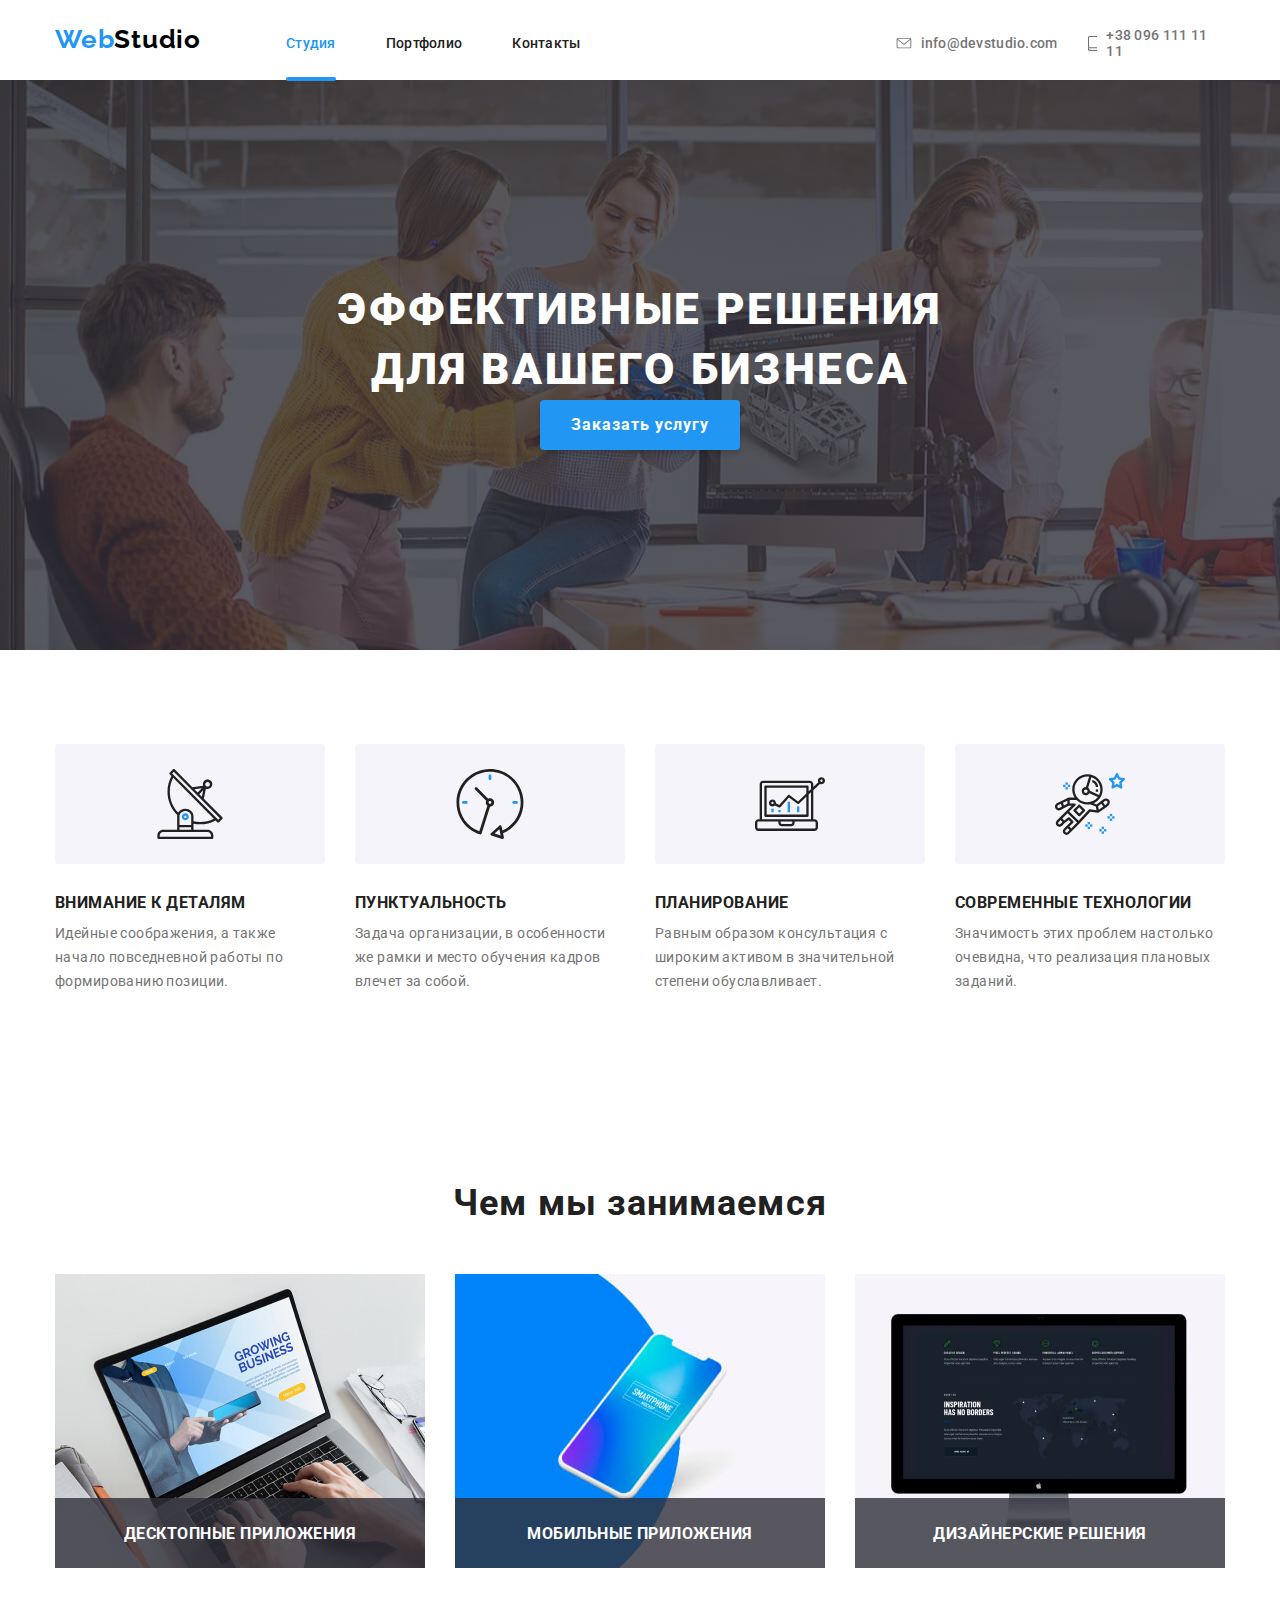
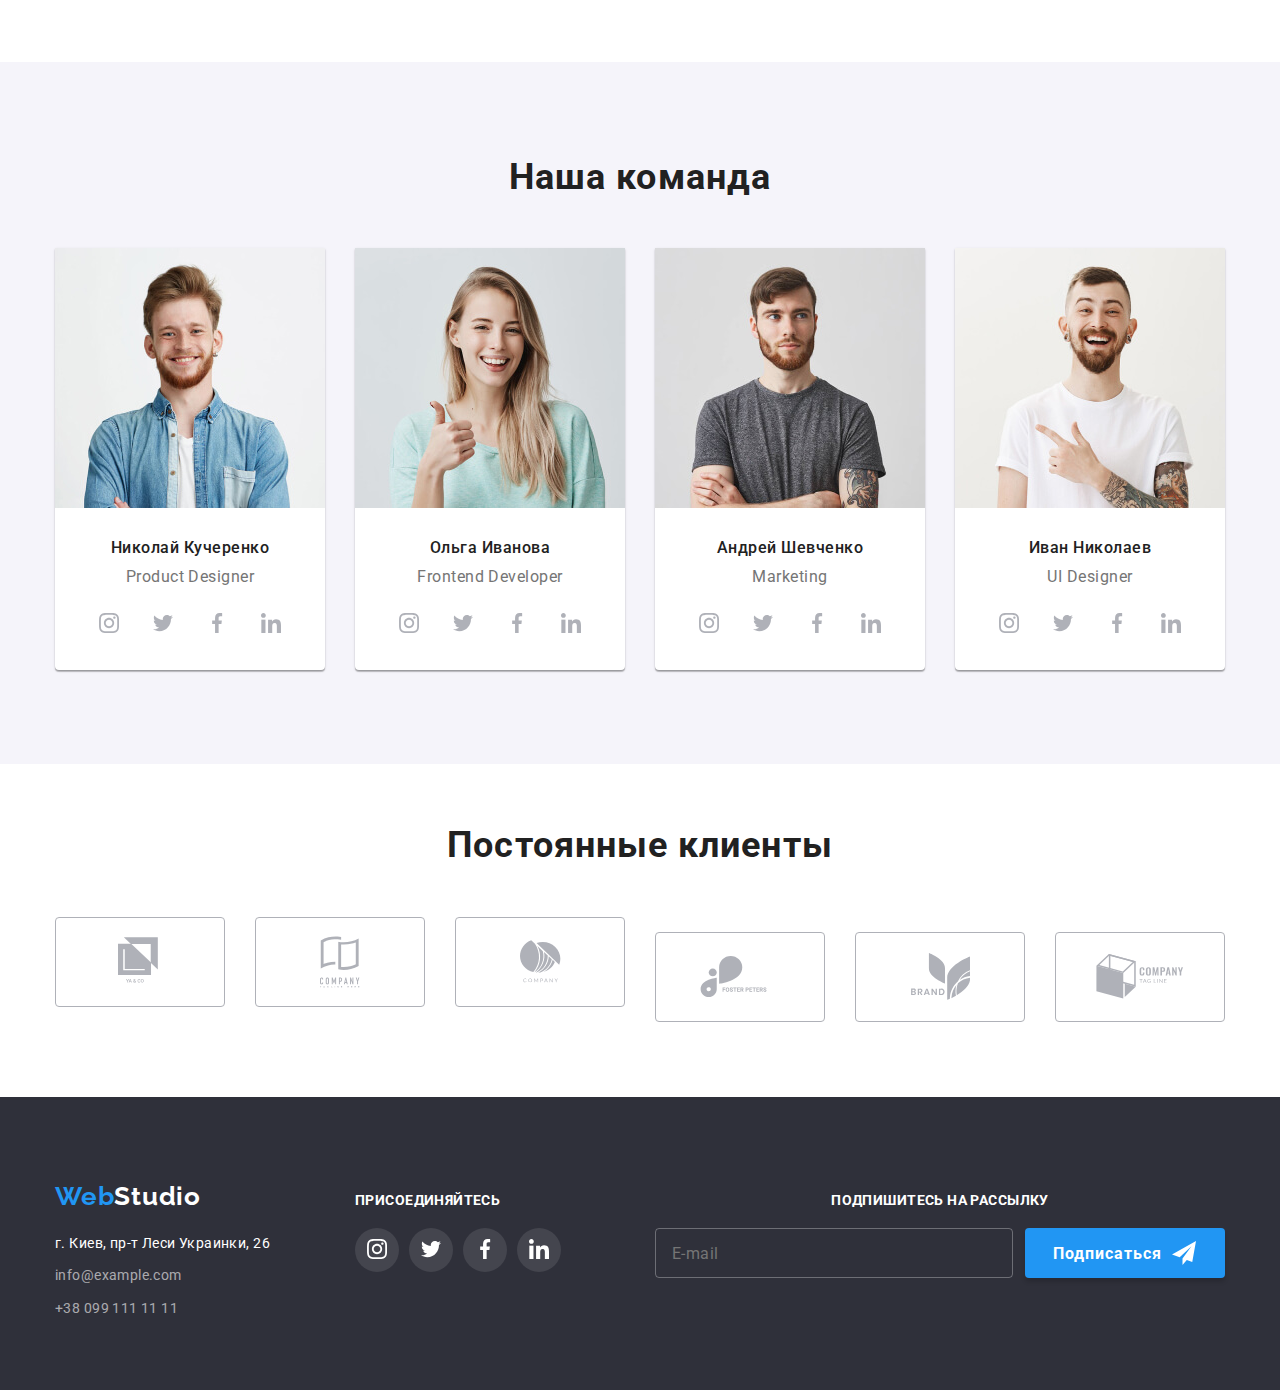
<file: index.html>
<!DOCTYPE html>
<html lang="ru">
<head>
    <meta charset="UTF-8">
    <meta name="viewport" content="width=device-width, initial-scale=1.0">
    <link href="https://fonts.googleapis.com/css2?family=Raleway:wght@700&family=Roboto:wght@400;500;700;900&display=swap" rel="stylesheet">

    <link rel="stylesheet"
    href="https://cdnjs.cloudflare.com/ajax/libs/animate.css/4.0.0/animate.min.css"/>
    
    <link rel="stylesheet" href="./css/main.min.css">
    <title>Студия</title>
</head>
<body>
    
<header class="header container">
    <!--Шапка-->
<a class="logo link" href="./index.html" lang="en"><span class="accent-logo-text">Web</span> Studio</a>

<button type="button" class="mobile-menu-button" aria-expanded="false" aria-controls="navigation-menu-wrapper" data-menu-button>
<svg class="mobile-menu-icons" width="40" height="40">
    <use class="icon-burger" href="./images/svg/sprite1.svg#icon-mobile-menu"></use>
    <use class="icon-close" href="./images/svg/sprite1.svg#icon-mobile-menu-close"></use>
</svg>
</button>

<div class="navigation-menu-wrapper" data-menu>
<nav class="navigation">
    <ul class="navigation-list list">
    <li class="navigation-list-item"><a class="navigation-list-link active link" href="./index.html">Студия</a></li>
    <li class="navigation-list-item"><a class="navigation-list-link link" href="./portfolio.html">Портфолио</a></li>
    <li class="navigation-list-item"><a class="navigation-list-link link" href="">Контакты</a></li>
    </ul>
</nav>

<ul class="contacts-list list">
    <li class="contacts-list-item">
    <a class="contacts-mail-link link" href="mailto:info@devstudio.com">
    <address class="address">
    <svg class="contact-mail-icon-svg" width="16" height="11">
    <use href="./images/svg/sprite.svg#icon-envelope"></use>
    </svg>
    info@devstudio.com</address></a>
    </li>

    <li class="contacts-list-item">
    <a class="contacts-phone-link link" href="tel:+380961111111">
    <address class="address">
    <svg class="contact-phone-icon-svg" width="10" height="15">
    <use href="./images/svg/sprite.svg#icon-smartphone"></use>
    </svg>
    +38 096 111 11 11</address></a>
    </li>
</ul>
</div>

</header>

<main>
<!-- Герой-->
<section class="hero overlay">
    <h1 class="hero-title animate__animated animate__pulse">Эффективные решения <br>для вашего бизнеса</h1>
    <button data-modal-open class="modal-button" aria-label="Заказать услугу"><span class="button-text">Заказать услугу</span></button>
</div>
</section>

<!-- О нас - скрытый заголовок-->
<section class="about-us container">
    <h2 class="subtitle is-hidden">О нас</h2>
    <ul class="about-us-list list">
    <li class="about-us-list-item">
    <div class="about-us-list-item-icon">
    <svg class="about-us-list-item-icon-svg" width="70" height="70" >
    <use href="./images/svg/sprite.svg#icon-antenna" ></use></svg>
    </div>
    <h3 class="about-us-list-item-title">Внимание к деталям</h3>
    <p class="description">Идейные соображения, а также начало повседневной работы по формированию позиции.</p>
        </li>

        <li class="about-us-list-item">
    <div class="about-us-list-item-icon">
    <svg class="about-us-list-item-icon-svg" width="70" height="70" >
    <use href="./images/svg/sprite.svg#icon-clock" ></use></svg>
    </div>

    <h3 class="about-us-list-item-title">Пунктуальность</h3>
    <p class="description">Задача организации, в особенности же рамки и место обучения кадров влечет за собой.</p>
        </li>
        
        <li class="about-us-list-item">
    <div class="about-us-list-item-icon">
    <svg class="about-us-list-item-icon-svg" width="70" height="70" >
    <use href="./images/svg/sprite.svg#icon-diagram" ></use></svg>    
    </div>
    <h3 class="about-us-list-item-title">Планирование</h3>
    <p class="description">Равным образом консультация с широким активом в значительной степени обуславливает.</p>
        </li>

        <li class="about-us-list-item">
    <div class="about-us-list-item-icon">
    <svg class="about-us-list-item-icon-svg" width="70" height="70" >
    <use href="./images/svg/sprite.svg#icon-astronaut" ></use></svg>    
    </div>
    <h3 class="about-us-list-item-title">Современные технологии</h3>
    <p class="description">Значимость этих проблем настолько очевидна, что реализация плановых заданий.</p>
        </li>
    </ul>

</section>

<!--Чем мы занимаемся-->
<section class="services">
    <h2 class="subtitle">Чем мы занимаемся</h2>
    <ul class="services-list list container">

    <li class="services-list-item">
<img class="services-list-item-img" 
srcset="./images/jpg/main/desktop_img.jpg 1x, 
./images/jpg/main/desktop_img@2x.jpg 2x" 
src="./images/jpg/main/desktop_img.jpg" 
alt="Работа на ноутбуке" 
width="370" >
<div class="services-list-item-title-wrap">
<h3 class="services-list-item-title">Десктопные приложения</h3>
</div>
    </li>

    <li class="services-list-item">
<img class="services-list-item-img" 
srcset="./images/jpg/main/desktop_box.jpg 1x, 
./images/jpg/main/desktop_box@2x.jpg 2x" 
src="./images/jpg/main/desktop_box.jpg" 
alt="Мобильный телефон" 
width="370" >
<div class="services-list-item-title-wrap">
<h3 class="services-list-item-title">Мобильные приложения</h3>
</div>
    </li>

    <li class="services-list-item">
<img class="services-list-item-img" 
srcset="./images/jpg/main/desktop_box3.jpg 1x, 
./images/jpg/main/desktop_box3@2x.jpg 2x" 
src="./images/jpg/main/desktop_box3.jpg" 
alt="Большой монитор" 
width="370" >
<div class="services-list-item-title-wrap">
<h3 class="services-list-item-title">Дизайнерские решения</h3>
</div>
    </li>

    </ul>
</section>

<!--Наша команда-->
<section class="our-team">
    <h2 class="subtitle">Наша команда</h2>
    <ul class="our-team-list list container">
<li class="our-team-list-item">

<picture>
<source srcset="./images/jpg/main/mobile_team-card-1.jpg 1x, ./images/jpg/main/mobile_team-card-1@2x.jpg 2x" type="image/jpeg" media="(max-width:767px)" >
<source srcset="./images/jpg/main/desktop_team-card-1.jpg 1x, ./images/jpg/main/desktop_team-card-1@2x.jpg 2x" type="image/jpeg" media="(min-width:1200px)" >
<source srcset="./images/jpg/main/tablet_team-card-1.jpg 1x, ./images/jpg/main/tablet_team-card-1@2x.jpg 2x" type="image/jpeg" media="(min-width:768x)" >

<img class="our-team-list-item-img" srcset="
./images/jpg/main/mobile_team-card-1.jpg 1x,
./images/jpg/main/mobile_team-card-1.jpg 2x,
./images/jpg/main/desktop_team-card-1.jpg 1x,
./images/jpg/main/desktop_team-card-1@2x.jpg 2x,
./images/jpg/main/tablet_team-card-1.jpg 1x,
./images/jpg/main/tablet_team-card-1@2x.jpg 2x"
src="./images/jpg/main/mobile_team-card-1.jpg" alt="Аватар Николая Кучеренко">
</picture>
    
        <h3 class="our-team-member">Николай Кучеренко</h3>
        <p class="our-team-member-position" lang="en">Product Designer</p>
        <ul class="social-links list">
    <li class="social-links-item">
        <a class="social-links-item-link link" href="" aria-label="иконка инстаграма">
        <svg class="social-links-item-link-icon-svg">
        <use href ="./images/svg/sprite.svg#icon-instagram"></use>
        </svg>
        </a>
    </li>
    <li class="social-links-item">
    <a class="social-links-item-link link" href="" aria-label="иконка твиттера">
    <svg class="social-links-item-link-icon-svg">
    <use href ="./images/svg/sprite.svg#icon-twitter"></use>
    </svg>
        </a>
    </li>
    <li class="social-links-item">
        <a class="social-links-item-link link" href="" aria-label="иконка фейсбука">
        <svg class="social-links-item-link-icon-svg">
        <use href ="./images/svg/sprite.svg#icon-facebook"></use>
        </svg>
        </a>
    </li>
    <li class="social-links-item">
        <a class="social-links-item-link link" href="" aria-label="иконка ликедина">
        <svg class="social-links-item-link-icon-svg">
        <use href ="./images/svg/sprite.svg#icon-linkedin"></use>
        </svg>
        </a>
    </li>
        </ul>
    </li>

    <li class="our-team-list-item">

        <picture>
            <source srcset="./images/jpg/main/mobile_team-card-2.jpg 1x, ./images/jpg/main/mobile_team-card-2@2x.jpg 2x" type="image/jpeg" media="(max-width:767px)" >
            <source srcset="./images/jpg/main/desktop_team-card-2.jpg 1x, ./images/jpg/main/desktop_team-card-2@2x.jpg 2x" type="image/jpeg" media="(min-width:1200px)" >
            <source srcset="./images/jpg/main/tablet_team-card-2.jpg 1x, ./images/jpg/main/tablet_team-card-2@2x.jpg 2x" type="image/jpeg" media="(min-width:768x)" >
            
            <img class="our-team-list-item-img" srcset="
            ./images/jpg/main/mobile_team-card-2.jpg 1x,
            ./images/jpg/main/mobile_team-card-2.jpg 2x,
            ./images/jpg/main/desktop_team-card-2.jpg 1x,
            ./images/jpg/main/desktop_team-card-2@2x.jpg 2x,
            ./images/jpg/main/tablet_team-card-2.jpg 1x,
            ./images/jpg/main/tablet_team-card-2@2x.jpg 2x"
            src="./images/jpg/main/mobile_team-card-2.jpg" alt="Аватар Ольги Ивановой">
            </picture>

        <h3 class="our-team-member">Ольга Иванова</h3>
        <p class="our-team-member-position" lang="en">Frontend Developer</p>
        <ul class="social-links list">
            <li class="social-links-item">
                <a class="social-links-item-link link" href="" aria-label="иконка инстаграма">
                <svg class="social-links-item-link-icon-svg">
                <use href ="./images/svg/sprite.svg#icon-instagram"></use>
                </svg>
                </a>
            </li>
            <li class="social-links-item">
            <a class="social-links-item-link link" href="" aria-label="иконка твиттера">
            <svg class="social-links-item-link-icon-svg">
            <use href ="./images/svg/sprite.svg#icon-twitter"></use>
            </svg>
                </a>
            </li>
            <li class="social-links-item">
                <a class="social-links-item-link link" href="" aria-label="иконка фейсбука">
                <svg class="social-links-item-link-icon-svg">
                <use href ="./images/svg/sprite.svg#icon-facebook"></use>
                </svg>
                </a>
            </li>
            <li class="social-links-item">
                <a class="social-links-item-link link" href="" aria-label="иконка ликедина">
                <svg class="social-links-item-link-icon-svg">
                <use href ="./images/svg/sprite.svg#icon-linkedin"></use>
                </svg>
                </a>
            </li>
                </ul>
</li>

    <li class="our-team-list-item">

<picture>
        <source srcset="./images/jpg/main/mobile_team-card-3.jpg 1x, ./images/jpg/main/mobile_team-card-3@2x.jpg 2x" type="image/jpeg" media="(max-width:767px)" >
        <source srcset="./images/jpg/main/desktop_team-card-3.jpg 1x, ./images/jpg/main/desktop_team-card-3@2x.jpg 2x" type="image/jpeg" media="(min-width:1200px)" >
        <source srcset="./images/jpg/main/tablet_team-card-3.jpg 1x, ./images/jpg/main/tablet_team-card-3@2x.jpg 2x" type="image/jpeg" media="(min-width:768x)" >
            
        <img class="our-team-list-item-img" srcset="
        ./images/jpg/main/mobile_team-card-3.jpg 1x,
        ./images/jpg/main/mobile_team-card-3.jpg 2x,
        ./images/jpg/main/desktop_team-card-3.jpg 1x,
        ./images/jpg/main/desktop_team-card-3@2x.jpg 2x,
        ./images/jpg/main/tablet_team-card-3.jpg 1x,
        ./images/jpg/main/tablet_team-card-3@2x.jpg 2x"
        src="./images/jpg/main/mobile_team-card-3.jpg" alt="Аватар Андрея Шевченко">
    </picture>
        
        <h3 class="our-team-member">Андрей Шевченко</h3>
        <p class="our-team-member-position" lang="en">Marketing</p>
        <ul class="social-links list">
            <li class="social-links-item">
                <a class="social-links-item-link link" href="" aria-label="иконка инстаграма">
                <svg class="social-links-item-link-icon-svg">
                <use href ="./images/svg/sprite.svg#icon-instagram"></use>
                </svg>
                </a>
            </li>
            <li class="social-links-item">
            <a class="social-links-item-link link" href="" aria-label="иконка твиттера">
            <svg class="social-links-item-link-icon-svg">
            <use href ="./images/svg/sprite.svg#icon-twitter"></use>
            </svg>
                </a>
            </li>
            <li class="social-links-item">
                <a class="social-links-item-link link" href="" aria-label="иконка фейсбука">
                <svg class="social-links-item-link-icon-svg">
                <use href ="./images/svg/sprite.svg#icon-facebook"></use>
                </svg>
                </a>
            </li>
            <li class="social-links-item">
                <a class="social-links-item-link link" href="" aria-label="иконка ликедина">
                <svg class="social-links-item-link-icon-svg">
                <use href ="./images/svg/sprite.svg#icon-linkedin"></use>
                </svg>
                </a>
            </li>
                </ul>
    </li>

    <li class="our-team-list-item">

        <picture>
            <source srcset="./images/jpg/main/mobile_team-card-4.jpg 1x, ./images/jpg/main/mobile_team-card-4@2x.jpg 2x" type="image/jpeg" media="(max-width:767px)" >
            <source srcset="./images/jpg/main/desktop_team-card-4.jpg 1x, ./images/jpg/main/desktop_team-card-4@2x.jpg 2x" type="image/jpeg" media="(min-width:1200px)" >
            <source srcset="./images/jpg/main/tablet_team-card-4.jpg 1x, ./images/jpg/main/tablet_team-card-4@2x.jpg 2x" type="image/jpeg" media="(min-width:768x)" >
                
            <img class="our-team-list-item-img" srcset="
            ./images/jpg/main/mobile_team-card-4.jpg 1x,
            ./images/jpg/main/mobile_team-card-4.jpg 2x,
            ./images/jpg/main/desktop_team-card-4.jpg 1x,
            ./images/jpg/main/desktop_team-card-4@2x.jpg 2x,
            ./images/jpg/main/tablet_team-card-4.jpg 1x,
            ./images/jpg/main/tablet_team-card-4@2x.jpg 2x"
            src="./images/jpg/main/mobile_team-card-4.jpg" alt="Аватар Ивана Николаева">
        </picture>

        <h3 class="our-team-member">Иван Николаев</h3>
        <p class="our-team-member-position" lang="en">UI Designer</p>
        <ul class="social-links list">
            <li class="social-links-item">
                <a class="social-links-item-link link" href="" aria-label="иконка инстаграма">
                <svg class="social-links-item-link-icon-svg">
                <use href ="./images/svg/sprite.svg#icon-instagram"></use>
                </svg>
                </a>
            </li>
            <li class="social-links-item">
            <a class="social-links-item-link link" href="" aria-label="иконка твиттера">
            <svg class="social-links-item-link-icon-svg">
            <use href ="./images/svg/sprite.svg#icon-twitter"></use>
            </svg>
                </a>
            </li>
            <li class="social-links-item">
                <a class="social-links-item-link link" href="" aria-label="иконка фейсбука">
                <svg class="social-links-item-link-icon-svg">
                <use href ="./images/svg/sprite.svg#icon-facebook"></use>
                </svg>
                </a>
            </li>
            <li class="social-links-item">
                <a class="social-links-item-link link" href="" aria-label="иконка ликедина">
                <svg class="social-links-item-link-icon-svg">
                <use href ="./images/svg/sprite.svg#icon-linkedin"></use>
                </svg>
                </a>
            </li>
                </ul>
    </li>
    </ul>
</section>

 <!--Постоянные клиенты-->
<section class="constant-clients">
    <h2 class="subtitle">Постоянные клиенты</h2>
    <ul class="constant-clients-list list container">
<li class="constant-clients-list-item">
    <a class="constant-clients-list-item-icon link" href="" aria-label="Логотип компании клиента 1">
    <svg class="constant-clients-list-item-icon-svg" width="44" height="49">
    <use href="./images/svg/sprite.svg#icon-client-logo1"></use>
    </svg>
    </a>
</li>

<li class="constant-clients-list-item">
    <a class="constant-clients-list-item-icon link" href="" aria-label="Логотип компании клиента 2">
    <svg class="constant-clients-list-item-icon-svg" width="40" height="52">
    <use href="./images/svg/sprite.svg#icon-client-logo2"></use>
    </svg>
    </a>
</li>

<li class="constant-clients-list-item">
    <a class="constant-clients-list-item-icon link" href="" aria-label="Логотип компании клиента 3">
    <svg class="constant-clients-list-item-icon-svg" width="41" height="43">
    <use href="./images/svg/sprite.svg#icon-client-logo3"></use>
    </svg>
    </a>
</li>

<li class="constant-clients-list-item">
    <a class="constant-clients-list-item-icon link" href="" aria-label="Логотип компании клиента 4">
    <svg class="constant-clients-list-item-icon-svg" width="80" height="42">
    <use href="./images/svg/sprite.svg#icon-client-logo4"></use>
    </svg>
    </a>
</li>

<li class="constant-clients-list-item">
    <a class="constant-clients-list-item-icon link" href="" aria-label="Логотип компании клиента 5">
    <svg class="constant-clients-list-item-icon-svg" width="59" height="47">
    <use href="./images/svg/sprite.svg#icon-client-logo5"></use>
    </svg>
        </a>
</li>

<li class="constant-clients-list-item">
    <a class="constant-clients-list-item-icon link" href="" aria-label="Логотип компании клиента 6">
    <svg class="constant-clients-list-item-icon-svg" width="88" height="45">
    <use href="./images/svg/sprite.svg#icon-client-logo6"></use>
            </svg>
        </a>
</li>
    </ul>
</section>
</main>

<!-- Футер -->
<footer class="footer">
<div class="container">
<!-- Часть через див с лого и адресами -->
<div class="footer-info">
<a class="logo link" href="./index.html" lang="en"><span class="accent-logo-text">Web</span> Studio</a>

<ul class="footer-contacts-list list">
<li class="footer-contacts-list-item"><address class="text-address">г. Киев, пр-т Леси Украинки, 26</address></li>
<li class="footer-contacts-list-item">
    <a class="footer-contacts-list-mail-link link" href="mailto:info@example.com"><address class="address">info@example.com</address></a>
    </li>

<li class="footer-contacts-list-item"><a class="footer-contacts-list-phone-link link" href="tel:+380991111111"><address class="address">+38 099 111 11 11</address></a>
</li>
</ul>
</div>

<!--Часть с призывом и иконками соц сетей-->
<div class="footer-social-links">
<b class="social-list-item-title">присоединяйтесь</b>
<ul class="social-links-list list">
<li class="social-links-item">
<a class="social-links-item-link link" href="" aria-label="иконка инстаграма">
<svg class="social-links-item-link-icon-svg">
<use href ="./images/svg/sprite.svg#icon-instagram"></use>
</svg>    
</a>
</li>

<li class="social-links-item">
<a class="social-links-item-link link" href="" aria-label="иконка твиттера">
<svg class="social-links-item-link-icon-svg">
<use href ="./images/svg/sprite.svg#icon-twitter"></use>
</svg>
</a>
</li>

<li class="social-links-item">
<a class="social-links-item-link link" href="" aria-label="иконка фейсбука">
<svg class="social-links-item-link-icon-svg">
<use href ="./images/svg/sprite.svg#icon-facebook"></use>
</svg>    
</a>
</li>

<li class="social-links-item">
<a class="social-links-item-link link" href="" aria-label="иконка ликедина">
<svg class="social-links-item-link-icon-svg">
<use href ="./images/svg/sprite.svg#icon-linkedin"></use>
</svg>
</a>
</li>

</ul>
</div>

<!--Форма подписки-->
<div class="footer-subscribe-form">
<b class="subscribe-title">Подпишитесь на рассылку</b>
<form class="subscribe-form">
<input class="footer-subscribe-form-input" type="e-mail" name="e-mail" placeholder="E-mail" autocomplete="off"/>
<button class="footer-subscribe-form-button" type="submit">
<span class="footer-subscribe-form-button-text">Подписаться</span>
<div class="footer-subscribe-form-icon">
<svg class="footer-subscribe-form-icon-svg">
<use href ="./images/svg/sprite.svg#icon-send"></use></svg>
</div>
</button>
</form>
</div>
</div>
</footer>



<!-- Бекдроп -->
<div data-modal class="backdrop is-hidden">
<form action="#" class="modal-form">
<h2 class="modal-form-title">Оставьте свои данные, мы вам перезвоним</h2>

<div class="modal-form-input-wrapper">
    <input type="text" name="user-name" id="user-modal-name"   class="modal-form-input" placeholder=" " autocomplete="off">
    <label class="modal-form-label" for="user-modal-name">Имя</label>
    <svg class="form-name-icon-svg">
    <use href ="./images/svg/sprite.svg#icon-person"></use>
    </svg>    
</div>

<div class="modal-form-input-wrapper">
    <input type="tel" name="user-tel" id="user-modal-tel" class="modal-form-input" placeholder=" " autocomplete="off">
    <label class="modal-form-label" for="user-modal-tel">Телефон</label>
    <svg class="form-tel-icon-svg">
    <use href ="./images/svg/sprite.svg#icon-form-phone"></use>
    </svg>    
</div>

<div class="modal-form-input-wrapper">
    <input type="e-mail" name="user-mail" id="user-modal-mail" class="modal-form-input" placeholder=" " autocomplete="off">
    <label class="modal-form-label" for="user-modal-mail">Почта</label>
    <svg class="form-mail-icon-svg">
    <use href ="./images/svg/sprite.svg#icon-form-email"></use>
    </svg>    
</div>

<textarea name="user-message" class="modal-form-message" placeholder="Комментарий"></textarea>



<label class="modal-form-options-label">
    <input type="checkbox" name="policy" value="accept-policy" class="modal-form-checkbox">
    <span class="checkbox-icon">
    <svg class="checkbox-icon-svg">
    <use href ="./images/svg/sprite.svg#icon-checkbox-empty"></use>
    </svg>
    </span>
    <span class="modal-form-options-span">Соглашаюсь с рассылкой и принимаю <a href="#" class="modal-form-options-span-link">Условия договора</a></span>
</label>

<button type="submit" class="modal-form-button">Отправить</button>

<button data-modal-close type="button" class="modal-form-close">
    <svg class="modal-form-close-icon-svg">
    <use href ="./images/svg/sprite.svg#icon-close"></use>
    </svg>    
</button>
</form>
</div>


<script src="./js/menu.js"></script>
<script src="./js/modal.js"></script>
    
</body>
</html>
</file>
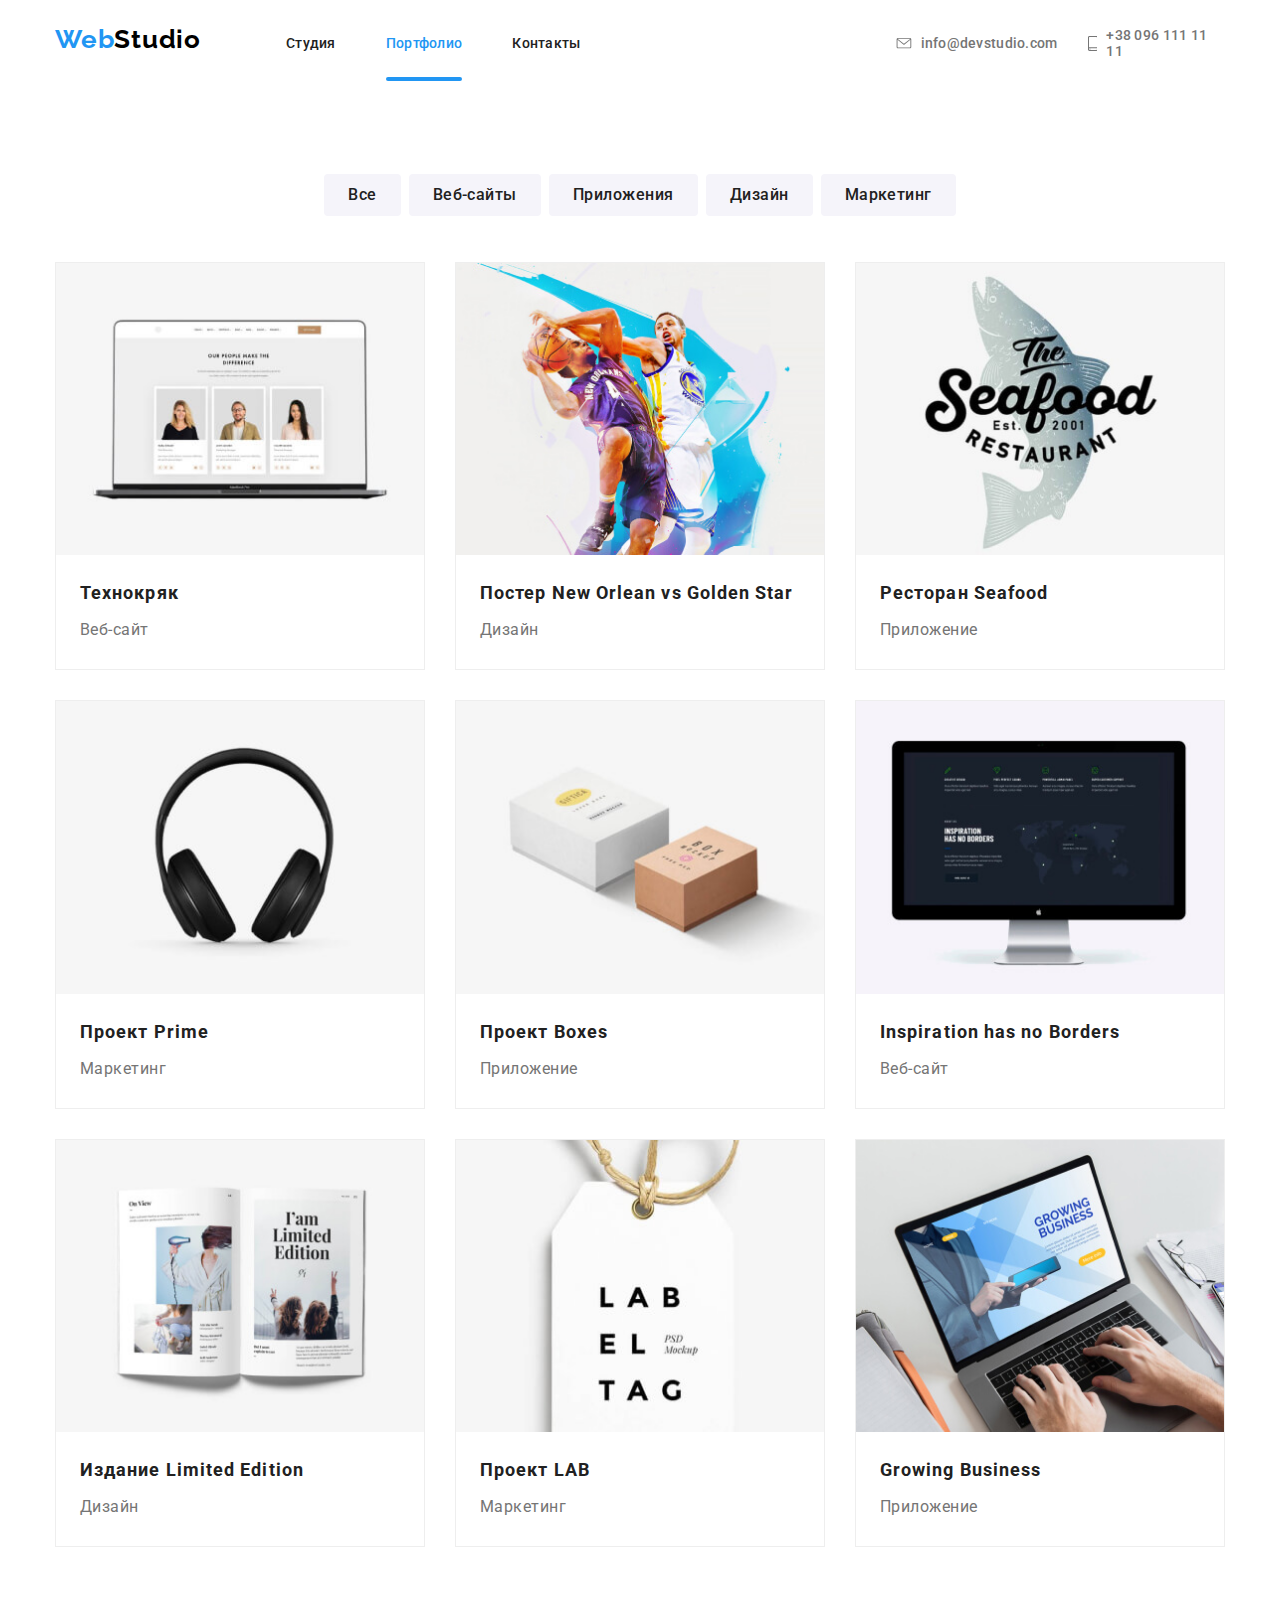
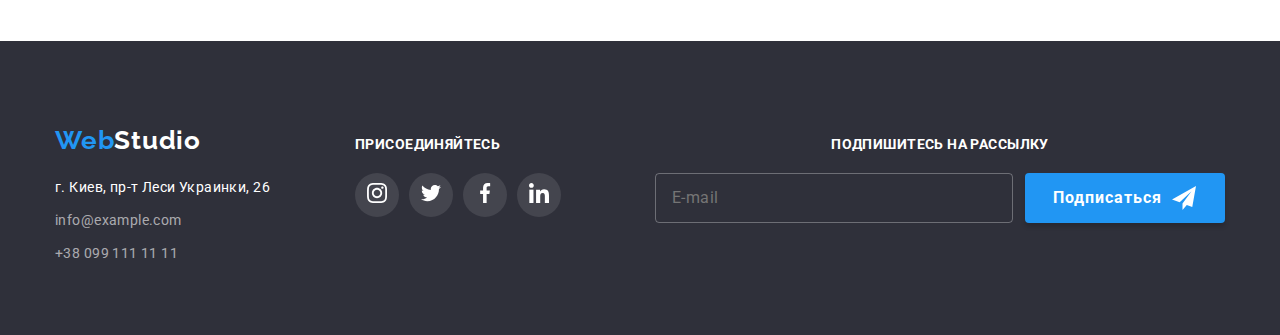
<file: portfolio.html>
<!DOCTYPE html>
<html lang="ru">
<head>
    <meta charset="UTF-8">
    <meta name="viewport" content="width=device-width, initial-scale=1.0">
    <link href="https://fonts.googleapis.com/css2?family=Raleway:wght@700&family=Roboto:wght@400;500;700;900&display=swap" rel="stylesheet">
    <link rel="stylesheet" href="./css/portfolio.min.css">
    <title>Портфолио</title>
</head>
<body>
    
    <header class="header container">
        <!--Шапка-->
    <a class="logo link" href="./index.html" lang="en"><span class="accent-logo-text">Web</span> Studio</a>
    
    <button type="button" class="mobile-menu-button" aria-expanded="false" aria-controls="navigation-menu-wrapper" data-menu-button>
    <svg class="mobile=menu-icons" width="40" height="40">
        <use class="icon-burger" href="./images/svg/sprite1.svg#icon-mobile-menu"></use>
        <use class="icon-close" href="./images/svg/sprite1.svg#icon-mobile-menu-close"></use></svg>
    </button>
    
    <div class="navigation-menu-wrapper" data-menu>
    <nav class="navigation">
        <ul class="navigation-list list">
        <li class="navigation-list-item"><a class="navigation-list-link link" href="./index.html">Студия</a></li>
        <li class="navigation-list-item"><a class="navigation-list-link active link" href="./portfolio.html">Портфолио</a></li>
        <li class="navigation-list-item"><a class="navigation-list-link link" href="">Контакты</a></li>
        </ul>
    </nav>
    
    <ul class="contacts-list list">
        <li class="contacts-list-item">
        <a class="contacts-mail-link link" href="mailto:info@devstudio.com">
        <address class="address">
        <svg class="contact-mail-icon-svg" width="16" height="11">
        <use href="./images/svg/sprite.svg#icon-envelope"></use>
        </svg>
        info@devstudio.com</address></a>
        </li>
    
        <li class="contacts-list-item">
        <a class="contacts-phone-link link" href="tel:+380961111111">
        <address class="address">
        <svg class="contact-phone-icon-svg" width="10" height="15">
        <use href="./images/svg/sprite.svg#icon-smartphone"></use>
        </svg>
        +38 096 111 11 11</address></a>
        </li>
    </ul>
    </div>
    
    </header>
    
<main>

<section class="portfolio container">
<div class="portfolio-projects">
<h1 class="portfolio-title" hidden>Наши проекты</h1>

<ul class="portfolio-filter-list list">
<li class="portfolio-filter-list-item"><button type="button" class="portfolio-filter-list-button">Все</button></li>
<li class="portfolio-filter-list-item"><button type="button" class="portfolio-filter-list-button">Веб-сайты</button></li>
<li class="portfolio-filter-list-item"><button type="button" class="portfolio-filter-list-button">Приложения</button></li>
<li class="portfolio-filter-list-item"><button type="button" class="portfolio-filter-list-button">Дизайн</button></li>
<li class="portfolio-filter-list-item"><button type="button" class="portfolio-filter-list-button">Маркетинг</button></li>
</ul>

<ul class="portfolio-projects-list list">
<li class="portfolio-projects-list-item">
    <a class="portfolio-projects-list-item-link link" href="">
    <div class="portfolio-projects-description-overlay">

<picture>
<source srcset="./images/jpg/portfolio/mobile_portfolio-project-1.jpg 1x, ./images/jpg/portfolio/mobile_portfolio-project-1@2x.jpg 2x" type="image/jpeg" media="(max-width:767px)" >
<source srcset="./images/jpg/portfolio/desktop_portfolio-project-1.jpg 1x, ./images/jpg/portfolio/desktop_portfolio-project-1@2x.jpg 2x" type="image/jpeg" media="(min-width:1200px)" >
<source srcset="./images/jpg/portfolio/tablet_portfolio-project-1.jpg 1x, ./images/jpg/portfolio/tablet_portfolio-project-1@2x.jpg 2x" type="image/jpeg" media="(min-width:768x)" >
                
<img class="our-team-list-item-img" srcset="
./images/jpg/portfolio/mobile_portfolio-project-1.jpg 1x,
./images/jpg/portfolio/mobile_portfolio-project-1@2x.jpg 2x,
./images/jpg/portfolio/desktop_portfolio-project-1.jpg 1x,
./images/jpg/portfolio/desktop_portfolio-project-1@2x.jpg 2x,
./images/jpg/portfolio/tablet_portfolio-project-1.jpg 1x,
./images/jpg/portfolio/tablet_portfolio-project-1@2x.jpg 2x"
src="./images/jpg/portfolio/mobile_portfolio-project-1.jpg" alt="Проект 1">
</picture>

    <p class="portfolio-projects-description">Технокряк это современная площадка распространения коронавируса. Компании используют эту платформу для цифрового шпионажа и атак на защищённые сервера конкурентов.</p>
    </div>
    <h2 class="portfolio-projects-list-item-title">Технокряк</h2>
    <p class="portfolio-projects-list-item-text">Веб-сайт</p>
    </a>
</li>

<li class="portfolio-projects-list-item">
    <a class="portfolio-projects-list-item-link link" href="">
        <div class="portfolio-projects-description-overlay">

<picture>
    <source srcset="./images/jpg/portfolio/mobile_portfolio-project-2.jpg 1x, ./images/jpg/portfolio/mobile_portfolio-project-2@2x.jpg 2x" type="image/jpeg" media="(max-width:767px)" >
    <source srcset="./images/jpg/portfolio/desktop_portfolio-project-2.jpg 1x, ./images/jpg/portfolio/desktop_portfolio-project-2@2x.jpg 2x" type="image/jpeg" media="(min-width:1200px)" >
    <source srcset="./images/jpg/portfolio/tablet_portfolio-project-2.jpg 1x, ./images/jpg/portfolio/tablet_portfolio-project-2@2x.jpg 2x" type="image/jpeg" media="(min-width:768x)" >
                                
    <img class="our-team-list-item-img" srcset="
                ./images/jpg/portfolio/mobile_portfolio-project-2.jpg 1x,
                ./images/jpg/portfolio/mobile_portfolio-project-2@2x.jpg 2x,
                ./images/jpg/portfolio/desktop_portfolio-project-2.jpg 1x,
                ./images/jpg/portfolio/desktop_portfolio-project-2@2x.jpg 2x,
                ./images/jpg/portfolio/tablet_portfolio-project-2.jpg 1x,
                ./images/jpg/portfolio/tablet_portfolio-project-2@2x.jpg 2x"
    src="./images/jpg/portfolio/mobile_portfolio-project-2.jpg" alt="Проект 2">
    </picture>
        
        <p class="portfolio-projects-description">Технокряк это современная площадка распространения коронавируса. Компании используют эту платформу для цифрового шпионажа и атак на защищённые сервера конкурентов.</p>
        </div>
        <h2 class="portfolio-projects-list-item-title" >Постер <span lang="en">New Orlean vs Golden Star</span></h2>
        <p class="portfolio-projects-list-item-text">Дизайн</p>
    </a>
</li>

<li class="portfolio-projects-list-item">
    <a class="portfolio-projects-list-item-link link" href="">
        <div class="portfolio-projects-description-overlay">

<picture>
    <source srcset="./images/jpg/portfolio/mobile_portfolio-project-3.jpg 1x, ./images/jpg/portfolio/mobile_portfolio-project-3@2x.jpg 2x" type="image/jpeg" media="(max-width:767px)" >
    <source srcset="./images/jpg/portfolio/desktop_portfolio-project-3.jpg 1x, ./images/jpg/portfolio/desktop_portfolio-project-3@2x.jpg 2x" type="image/jpeg" media="(min-width:1200px)" >
    <source srcset="./images/jpg/portfolio/tablet_portfolio-project-3.jpg 1x, ./images/jpg/portfolio/tablet_portfolio-project-3@2x.jpg 2x" type="image/jpeg" media="(min-width:768x)" >
                                
    <img class="our-team-list-item-img" srcset="
                ./images/jpg/portfolio/mobile_portfolio-project-3.jpg 1x,
                ./images/jpg/portfolio/mobile_portfolio-project-3@2x.jpg 2x,
                ./images/jpg/portfolio/desktop_portfolio-project-3.jpg 1x,
                ./images/jpg/portfolio/desktop_portfolio-project-3@2x.jpg 2x,
                ./images/jpg/portfolio/tablet_portfolio-project-3.jpg 1x,
                ./images/jpg/portfolio/tablet_portfolio-project-3@2x.jpg 2x"
    src="./images/jpg/portfolio/mobile_portfolio-project-3.jpg" alt="Проект 3">
</picture>

        <p class="portfolio-projects-description">Технокряк это современная площадка распространения коронавируса. Компании используют эту платформу для цифрового шпионажа и атак на защищённые сервера конкурентов.</p>
        </div>
        <h2 class="portfolio-projects-list-item-title" >Ресторан <span lang="en">Seafood</span></h2>
        <p class="portfolio-projects-list-item-text">Приложение</p>
    </a>
</li>

<li class="portfolio-projects-list-item">
    <a class="portfolio-projects-list-item-link link" href="">
        <div class="portfolio-projects-description-overlay">
<picture>
    <source srcset="./images/jpg/portfolio/mobile_portfolio-project-4.jpg 1x, ./images/jpg/portfolio/mobile_portfolio-project-4@2x.jpg 2x" type="image/jpeg" media="(max-width:767px)" >
    <source srcset="./images/jpg/portfolio/desktop_portfolio-project-4.jpg 1x, ./images/jpg/portfolio/desktop_portfolio-project-4@2x.jpg 2x" type="image/jpeg" media="(min-width:1200px)" >
    <source srcset="./images/jpg/portfolio/tablet_portfolio-project-4.jpg 1x, ./images/jpg/portfolio/tablet_portfolio-project-4@2x.jpg 2x" type="image/jpeg" media="(min-width:768x)" >
                                            
    <img class="our-team-list-item-img" srcset="
                            ./images/jpg/portfolio/mobile_portfolio-project-4.jpg 1x,
                            ./images/jpg/portfolio/mobile_portfolio-project-4@2x.jpg 2x,
                            ./images/jpg/portfolio/desktop_portfolio-project-4.jpg 1x,
                            ./images/jpg/portfolio/desktop_portfolio-project-4@2x.jpg 2x,
                            ./images/jpg/portfolio/tablet_portfolio-project-4.jpg 1x,
                            ./images/jpg/portfolio/tablet_portfolio-project-4@2x.jpg 2x"
    src="./images/jpg/portfolio/mobile_portfolio-project-4.jpg" alt="Проект 4">
</picture>
            
        <p class="portfolio-projects-description">Технокряк это современная площадка распространения коронавируса. Компании используют эту платформу для цифрового шпионажа и атак на защищённые сервера конкурентов.</p>
        </div>
        <h2 class="portfolio-projects-list-item-title" >Проект <span lang="en">Prime</span></h2>
        <p class="portfolio-projects-list-item-text">Маркетинг</p>
    </a>
</li>

<li class="portfolio-projects-list-item">
    <a class="portfolio-projects-list-item-link link" href="">
        <div class="portfolio-projects-description-overlay">

<picture>
    <source srcset="./images/jpg/portfolio/mobile_portfolio-project-5.jpg 1x, ./images/jpg/portfolio/mobile_portfolio-project-5@2x.jpg 2x" type="image/jpeg" media="(max-width:767px)" >
    <source srcset="./images/jpg/portfolio/desktop_portfolio-project-5.jpg 1x, ./images/jpg/portfolio/desktop_portfolio-project-5@2x.jpg 2x" type="image/jpeg" media="(min-width:1200px)" >
    <source srcset="./images/jpg/portfolio/tablet_portfolio-project-5.jpg 1x, ./images/jpg/portfolio/tablet_portfolio-project-5@2x.jpg 2x" type="image/jpeg" media="(min-width:768x)" >
                                                        
    <img class="our-team-list-item-img" srcset="
                                        ./images/jpg/portfolio/mobile_portfolio-project-5.jpg 1x,
                                        ./images/jpg/portfolio/mobile_portfolio-project-5@2x.jpg 2x,
                                        ./images/jpg/portfolio/desktop_portfolio-project-5.jpg 1x,
                                        ./images/jpg/portfolio/desktop_portfolio-project-5@2x.jpg 2x,
                                        ./images/jpg/portfolio/tablet_portfolio-project-5.jpg 1x,
                                        ./images/jpg/portfolio/tablet_portfolio-project-5@2x.jpg 2x"
    src="./images/jpg/portfolio/mobile_portfolio-project-5.jpg" alt="Проект 5">
</picture>

        <p class="portfolio-projects-description">Технокряк это современная площадка распространения коронавируса. Компании используют эту платформу для цифрового шпионажа и атак на защищённые сервера конкурентов.</p>
    </div>
        <h2 class="portfolio-projects-list-item-title" >Проект <span lang="en">Boxes</span></h2>
        <p class="portfolio-projects-list-item-text">Приложение</p>
    </a>
</li>

<li class="portfolio-projects-list-item">
    <a class="portfolio-projects-list-item-link link" href="">
        <div class="portfolio-projects-description-overlay">

<picture>
    <source srcset="./images/jpg/portfolio/mobile_portfolio-project-6.jpg 1x, ./images/jpg/portfolio/mobile_portfolio-project-6@2x.jpg 2x" type="image/jpeg" media="(max-width:767px)" >
    <source srcset="./images/jpg/portfolio/desktop_portfolio-project-6.jpg 1x, ./images/jpg/portfolio/desktop_portfolio-project-6@2x.jpg 2x" type="image/jpeg" media="(min-width:1200px)" >
    <source srcset="./images/jpg/portfolio/tablet_portfolio-project-6.jpg 1x, ./images/jpg/portfolio/tablet_portfolio-project-6@2x.jpg 2x" type="image/jpeg" media="(min-width:768x)" >
                                                                    
    <img class="our-team-list-item-img" srcset="
                                    ./images/jpg/portfolio/mobile_portfolio-project-6.jpg 1x,
                                    ./images/jpg/portfolio/mobile_portfolio-project-6@2x.jpg 2x,
                                    ./images/jpg/portfolio/desktop_portfolio-project-6.jpg 1x,
                                    ./images/jpg/portfolio/desktop_portfolio-project-6@2x.jpg 2x,
                                    ./images/jpg/portfolio/tablet_portfolio-project-6.jpg 1x,
                                    ./images/jpg/portfolio/tablet_portfolio-project-6@2x.jpg 2x"
    src="./images/jpg/portfolio/mobile_portfolio-project-6.jpg" alt="Проект 6">
</picture>

        <p class="portfolio-projects-description">Технокряк это современная площадка распространения коронавируса. Компании используют эту платформу для цифрового шпионажа и атак на защищённые сервера конкурентов.</p>
        </div>
        <h2 class="portfolio-projects-list-item-title" lang="en">Inspiration has no Borders</h2>
        <p class="portfolio-projects-list-item-text">Веб-сайт</p>
    </a>
</li>

<li class="portfolio-projects-list-item">
    <a class="portfolio-projects-list-item-link link" href="">
        <div class="portfolio-projects-description-overlay">

<picture>
    <source srcset="./images/jpg/portfolio/mobile_portfolio-project-7.jpg 1x, ./images/jpg/portfolio/mobile_portfolio-project-7@2x.jpg 2x" type="image/jpeg" media="(max-width:767px)" >
    <source srcset="./images/jpg/portfolio/desktop_portfolio-project-7.jpg 1x, ./images/jpg/portfolio/desktop_portfolio-project-7@2x.jpg 2x" type="image/jpeg" media="(min-width:1200px)" >
    <source srcset="./images/jpg/portfolio/tablet_portfolio-project-7.jpg 1x, ./images/jpg/portfolio/tablet_portfolio-project-7@2x.jpg 2x" type="image/jpeg" media="(min-width:768x)" >
                                                                                
    <img class="our-team-list-item-img" srcset="
                                    ./images/jpg/portfolio/mobile_portfolio-project-7.jpg 1x,
                                    ./images/jpg/portfolio/mobile_portfolio-project-7@2x.jpg 2x,
                                    ./images/jpg/portfolio/desktop_portfolio-project-7.jpg 1x,
                                    ./images/jpg/portfolio/desktop_portfolio-project-7@2x.jpg 2x,
                                    ./images/jpg/portfolio/tablet_portfolio-project-7.jpg 1x,
                                    ./images/jpg/portfolio/tablet_portfolio-project-7@2x.jpg 2x"
    src="./images/jpg/portfolio/mobile_portfolio-project-7.jpg" alt="Проект 7">
</picture>
       
        <p class="portfolio-projects-description">Технокряк это современная площадка распространения коронавируса. Компании используют эту платформу для цифрового шпионажа и атак на защищённые сервера конкурентов.</p>
        </div>
        <h2 class="portfolio-projects-list-item-title" >Издание <span lang="en">Limited Edition</span></h2>
        <p class="portfolio-projects-list-item-text">Дизайн</p>
    </a>
</li>

<li class="portfolio-projects-list-item">
    <a class="portfolio-projects-list-item-link link" href="">
        <div class="portfolio-projects-description-overlay">

<picture>
    <source srcset="./images/jpg/portfolio/mobile_portfolio-project-8.jpg 1x, ./images/jpg/portfolio/mobile_portfolio-project-8@2x.jpg 2x" type="image/jpeg" media="(max-width:767px)" >
    <source srcset="./images/jpg/portfolio/desktop_portfolio-project-8.jpg 1x, ./images/jpg/portfolio/desktop_portfolio-project-8@2x.jpg 2x" type="image/jpeg" media="(min-width:1200px)" >
    <source srcset="./images/jpg/portfolio/tablet_portfolio-project-8.jpg 1x, ./images/jpg/portfolio/tablet_portfolio-project-8@2x.jpg 2x" type="image/jpeg" media="(min-width:768x)" >
                                                                                            
    <img class="our-team-list-item-img" srcset="
                                    ./images/jpg/portfolio/mobile_portfolio-project-8.jpg 1x,
                                    ./images/jpg/portfolio/mobile_portfolio-project-8@2x.jpg 2x,
                                    ./images/jpg/portfolio/desktop_portfolio-project-8.jpg 1x,
                                    ./images/jpg/portfolio/desktop_portfolio-project-8@2x.jpg 2x,
                                    ./images/jpg/portfolio/tablet_portfolio-project-8.jpg 1x,
                                    ./images/jpg/portfolio/tablet_portfolio-project-8@2x.jpg 2x"
    src="./images/jpg/portfolio/mobile_portfolio-project-8.jpg" alt="Проект 8">
</picture>

        <p class="portfolio-projects-description">Технокряк это современная площадка распространения коронавируса. Компании используют эту платформу для цифрового шпионажа и атак на защищённые сервера конкурентов.</p>
        </div>
        <h2 class="portfolio-projects-list-item-title" >Проект <span lang="en">LAB</span></h2>
        <p class="portfolio-projects-list-item-text">Маркетинг</p>
    </a>
</li>

<li class="portfolio-projects-list-item">
    <a class="portfolio-projects-list-item-link link" href="">
        <div class="portfolio-projects-description-overlay">

<picture>
    <source srcset="./images/jpg/portfolio/mobile_portfolio-project-9.jpg 1x, ./images/jpg/portfolio/mobile_portfolio-project-9@2x.jpg 2x" type="image/jpeg" media="(max-width:767px)" >
    <source srcset="./images/jpg/portfolio/desktop_portfolio-project-9.jpg 1x, ./images/jpg/portfolio/desktop_portfolio-project-9@2x.jpg 2x" type="image/jpeg" media="(min-width:1200px)" >
    <source srcset="./images/jpg/portfolio/tablet_portfolio-project-9.jpg 1x, ./images/jpg/portfolio/tablet_portfolio-project-9@2x.jpg 2x" type="image/jpeg" media="(min-width:768x)" >
                                                                                                        
    <img class="our-team-list-item-img" srcset="
                                    ./images/jpg/portfolio/mobile_portfolio-project-9.jpg 1x,
                                    ./images/jpg/portfolio/mobile_portfolio-project-9@2x.jpg 2x,
                                    ./images/jpg/portfolio/desktop_portfolio-project-9.jpg 1x,
                                    ./images/jpg/portfolio/desktop_portfolio-project-9@2x.jpg 2x,
                                    ./images/jpg/portfolio/tablet_portfolio-project-9.jpg 1x,
                                    ./images/jpg/portfolio/tablet_portfolio-project-9@2x.jpg 2x"
    src="./images/jpg/portfolio/mobile_portfolio-project-9.jpg" alt="Проект 9">
</picture>

        <p class="portfolio-projects-description">Технокряк это современная площадка распространения коронавируса. Компании используют эту платформу для цифрового шпионажа и атак на защищённые сервера конкурентов.</p>
        </div>
        <h2 class="portfolio-projects-list-item-title" lang="en">Growing Business</h2>
        <p class="portfolio-projects-list-item-text">Приложение</p>
    </a>
</li>
</ul>
</div>
</section>

</main>

<!-- Футер -->
<footer class="footer">
    <div class="container">
    <!-- Часть через див с лого и адресами -->
    <div class="footer-info">
    <a class="logo link" href="./index.html" lang="en"><span class="accent-logo-text">Web</span> Studio</a>
    
    <ul class="footer-contacts-list list">
    <li class="footer-contacts-list-item"><address class="text-address">г. Киев, пр-т Леси Украинки, 26</address></li>
    <li class="footer-contacts-list-item">
        <a class="footer-contacts-list-mail-link link" href="mailto:info@example.com"><address class="address">info@example.com</address></a>
        </li>
    
    <li class="footer-contacts-list-item"><a class="footer-contacts-list-phone-link link" href="tel:+380991111111"><address class="address">+38 099 111 11 11</address></a>
    </li>
    </ul>
    </div>
    
    <!--Часть с призывом и иконками соц сетей-->
    <div class="footer-social-links">
    <b class="social-list-item-title">присоединяйтесь</b>
    <ul class="social-links-list list">
    <li class="social-links-item">
    <a class="social-links-item-link link" href="" aria-label="иконка инстаграма">
    <svg class="social-links-item-link-icon-svg">
    <use href ="./images/svg/sprite.svg#icon-instagram"></use>
    </svg>    
    </a>
    </li>
    
    <li class="social-links-item">
    <a class="social-links-item-link link" href="" aria-label="иконка твиттера">
    <svg class="social-links-item-link-icon-svg">
    <use href ="./images/svg/sprite.svg#icon-twitter"></use>
    </svg>
    </a>
    </li>
    
    <li class="social-links-item">
    <a class="social-links-item-link link" href="" aria-label="иконка фейсбука">
    <svg class="social-links-item-link-icon-svg">
    <use href ="./images/svg/sprite.svg#icon-facebook"></use>
    </svg>    
    </a>
    </li>
    
    <li class="social-links-item">
    <a class="social-links-item-link link" href="" aria-label="иконка ликедина">
    <svg class="social-links-item-link-icon-svg">
    <use href ="./images/svg/sprite.svg#icon-linkedin"></use>
    </svg>
    </a>
    </li>
    
    </ul>
    </div>
    
    <!--Форма подписки-->
    <div class="footer-subscribe-form">
    <b class="subscribe-title">Подпишитесь на рассылку</b>
    <form class="subscribe-form">
    <input class="footer-subscribe-form-input" type="e-mail" name="e-mail" placeholder="E-mail" autocomplete="off"/>
    <button class="footer-subscribe-form-button" type="submit">
    <span class="footer-subscribe-form-button-text">Подписаться</span>
    <div class="footer-subscribe-form-icon">
    <svg class="footer-subscribe-form-icon-svg">
    <use href ="./images/svg/sprite.svg#icon-send"></use></svg>
    </div>
    </button>
    </form>
    </div>
    </div>
    </footer>
    
    <script src="./js/menu.js"></script>
    <script src="./js/modal.js"></script>
    
</body>
</html>
</file>
<file: css/main.min.css>
/*! normalize.css v8.0.1 | MIT License | github.com/necolas/normalize.css */html{line-height:1.15;-webkit-text-size-adjust:100%}body{margin:0}main{display:block}h1{font-size:2em;margin:0.67em 0}hr{box-sizing:content-box;height:0;overflow:visible}pre{font-family:monospace, monospace;font-size:1em}a{background-color:transparent}abbr[title]{border-bottom:none;text-decoration:underline;text-decoration:underline dotted}b,strong{font-weight:bolder}code,kbd,samp{font-family:monospace, monospace;font-size:1em}small{font-size:80%}sub,sup{font-size:75%;line-height:0;position:relative;vertical-align:baseline}sub{bottom:-0.25em}sup{top:-0.5em}img{border-style:none}button,input,optgroup,select,textarea{font-family:inherit;font-size:100%;line-height:1.15;margin:0}button,input{overflow:visible}button,select{text-transform:none}button,[type="button"],[type="reset"],[type="submit"]{-webkit-appearance:button}button::-moz-focus-inner,[type="button"]::-moz-focus-inner,[type="reset"]::-moz-focus-inner,[type="submit"]::-moz-focus-inner{border-style:none;padding:0}button:-moz-focusring,[type="button"]:-moz-focusring,[type="reset"]:-moz-focusring,[type="submit"]:-moz-focusring{outline:1px dotted ButtonText}fieldset{padding:0.35em 0.75em 0.625em}legend{box-sizing:border-box;color:inherit;display:table;max-width:100%;padding:0;white-space:normal}progress{vertical-align:baseline}textarea{overflow:auto}[type="checkbox"],[type="radio"]{box-sizing:border-box;padding:0}[type="number"]::-webkit-inner-spin-button,[type="number"]::-webkit-outer-spin-button{height:auto}[type="search"]{-webkit-appearance:textfield;outline-offset:-2px}[type="search"]::-webkit-search-decoration{-webkit-appearance:none}::-webkit-file-upload-button{-webkit-appearance:button;font:inherit}details{display:block}summary{display:list-item}template{display:none}[hidden]{display:none}body{color:#757575;background-color:#fff;font-family:"Roboto",sans-serif;font-size:14px}.link{text-decoration:none;display:block;margin:0;outline:none}.list{list-style:none;margin:0;padding:0;outline:none}h1,h2,h3{margin:0}img{display:block;max-width:100%;height:auto}p{margin:0}.container{box-sizing:border-box;margin:0 auto;justify-content:center;align-items:center;padding-left:15px;padding-right:15px}@media screen and (max-width: 767px){.container{width:480px;display:flex;justify-content:space-between}}@media screen and (min-width: 768px){.container{width:768px}}@media screen and (min-width: 1200px){.container{width:1200px;justify-content:space-between}}.logo{font-family:"Raleway",sans-serif;font-weight:700;letter-spacing:0.03em;color:#000000}@media screen and (min-width: 768px){.logo{display:flex;margin-right:81px}}@media screen and (max-width: 1199px){.logo{font-size:24px;line-height:1.167}}@media screen and (min-width: 1200px){.logo{font-size:26px;line-height:1.192;padding-top:24px;margin-left:0px;margin-right:85px}}.accent-logo-text{color:#2196F3}.header{box-sizing:border-box}@media screen and (max-width: 767px){.header{position:relative;width:100%;height:60px;padding-top:16px;padding-bottom:16px}}@media screen and (min-width: 768px){.header{width:768px;height:80px;padding-top:21px;padding-bottom:21px;display:flex;align-items:baseline;justify-content:space-between}}@media screen and (min-width: 1200px){.header{width:1200px;height:80px;padding-top:0;padding-bottom:0;padding-left:15px;padding-right:15px;display:flex;align-items:baseline;justify-content:space-between}}@media screen and (max-width: 767px){.mobile-menu-button{display:block;background-color:transparent;border:none;width:40px;height:40px;padding:0}}@media screen and (min-width: 768px){.mobile-menu-button{display:none}}.mobile-menu-button.is-open .icon-close{display:block}.mobile-menu-button.is-open .icon-burger{display:none}@media screen and (max-width: 767px){.mobile-menu-icons{fill:black}}.icon-burger{width:24px;height:10px;fill:black}.icon-close{display:none;width:19px;height:19px;fill:black}@media screen and (max-width: 767px){.navigation-menu-wrapper{opacity:0;visibility:hidden;pointer-events:none;position:absolute;top:100%;right:0;box-sizing:border-box;width:100%;height:393px;z-index:100;padding-top:60px;padding-bottom:60px;background-color:#fff;box-shadow:0px 4px 8px rgba(0,0,0,0.04),0px 2px 4px rgba(0,0,0,0.08),0px 1px 3px rgba(0,0,0,0.16);transition:opacity 250ms cubic-bezier(0.4, 0, 0.2, 1)}.navigation-menu-wrapper.is-open{opacity:1;visibility:visible;pointer-events:auto}}@media screen and (min-width: 768px){.navigation-menu-wrapper{display:flex;justify-content:baseline}}@media screen and (max-width: 767px){.navigation{display:block;text-align:center;padding-left:190px;padding-right:190px}}@media screen and (min-width: 768px){.navigation{display:block;justify-content:center;align-items:center;margin-right:84px}}@media screen and (min-width: 1200px){.navigation{display:block;justify-content:center;align-items:center;margin-right:0px}}@media screen and (max-width: 767px){.navigation-list{margin-left:auto;margin-right:auto;margin-bottom:60px}}@media screen and (min-width: 768px){.navigation-list{display:flex;margin-bottom:0}}@media screen and (min-width: 1200px){.navigation-list{display:flex;margin-right:315px}}@media screen and (max-width: 767px){.navigation-list-item:not(:last-child){margin-bottom:40px}}@media screen and (min-width: 768px){.navigation-list-item:not(:last-child){margin-right:50px}}.navigation-list-link{position:relative;display:block;font-weight:500;line-height:1.14;letter-spacing:0.02em;color:#212121;transition:color 250ms cubic-bezier(0.4, 0, 0.2, 1)}.navigation-list-link:hover,.navigation-list-link:focus{color:#2196F3;outline:1px;outline-color:transparent}@media screen and (max-width: 767px){.navigation-list-link{font-size:18px;line-height:1.16}}@media screen and (min-width: 768px){.navigation-list-link{line-height:1.14}}@media screen and (min-width: 1199px){.navigation-list-link{line-height:1.14;letter-spacing:0.02em;color:#212121;padding-top:32px;padding-bottom:32px;transition:color 250ms cubic-bezier(0.4, 0, 0.2, 1)}.navigation-list-link:hover,.navigation-list-link:focus{color:#2196F3;outline:1px;outline-color:transparent}}.active{color:#2196F3;display:inline-block}.active::after{position:absolute;content:'';left:0;bottom:-10px;display:block;width:100%;height:4px;background-color:#2196F3;border-radius:2px}@media screen and (min-width: 768px){.active::after{bottom:-34px}}@media screen and (min-width: 1200px){.active::after{bottom:3px}}@media screen and (max-width: 767px){.contacts-list{display:block;justify-content:center;align-items:center}}@media screen and (min-width: 768px){.contacts-list{display:flex;flex-wrap:wrap;justify-content:flex-start;align-items:stretch;margin-bottom:21px}}@media screen and (min-width: 768px) and (min-width: 1200px){.contacts-list{display:flex;flex-wrap:nowrap;align-items:center;margin-bottom:0}}.contacts-list-item{display:flex;align-items:center;justify-content:center}.contacts-list-item:not(:last-child){margin-right:30px}@media screen and (max-width: 767px){.contacts-list-item{align-items:center;justify-content:center}.contacts-list-item:not(:last-child){margin-bottom:16px}}@media screen and (max-width: 1199px){.contacts-list-item:not(:last-child){margin-bottom:10px}}.address{font-style:normal;text-decoration:none;justify-content:baseline;align-items:center}@media screen and (max-width: 767px){.address{justify-content:baseline;align-items:center}}@media screen and (min-width: 768px){.address{display:flex;justify-content:baseline;align-items:center}}.contacts-mail-link{font-weight:500;line-height:1.14;letter-spacing:0.02em;color:#757575;transition:color 250ms cubic-bezier(0.4, 0, 0.2, 1)}@media screen and (max-width: 767px){.contacts-mail-link{font-size:18px;line-height:1.16}}.contacts-mail-link:hover,.contacts-mail-link:focus{color:#2196F3;outline:1px;outline-color:transparent}.contacts-phone-link{font-weight:500;line-height:1.14;letter-spacing:0.02em;color:#757575;transition:color 250ms cubic-bezier(0.4, 0, 0.2, 1)}@media screen and (max-width: 767px){.contacts-phone-link{font-size:18px;line-height:1.16}}.contacts-phone-link:hover,.contacts-phone-link:focus{color:#2196F3;outline:1px;outline-color:transparent}.contacts-phone-icon:hover,.contacts-phone-icon:focus{color:#2196F3;outline:1px;outline-color:transparent}.contact-mail-icon-svg{margin-right:9px;fill:#757575}.contacts-mail-link:hover .contact-mail-icon-svg,.contacts-mail-link:focus .contact-mail-icon-svg{fill:#2196F3}.contact-phone-icon-svg{margin-right:9px;fill:#757575}.contacts-phone-link:hover .contact-phone-icon-svg,.contacts-phone-link:focus .contact-phone-icon-svg{fill:#2196F3}.hero{box-sizing:border-box;width:100%}@media screen and (max-width: 767px){.hero{width:100%;height:400px;padding-top:118px;padding-bottom:118px}}@media screen and (min-width: 768px){.hero{text-align:center;padding-top:118px;padding-bottom:118px}}@media screen and (min-width: 1200px){.hero{text-align:center;padding-top:200px;padding-bottom:200px}}.overlay{width:100%;background-image:linear-gradient(rgba(47,48,58,0.8), rgba(47,48,58,0.8)),url("../images/jpg/main/mobile_header_img.jpg");background-color:#2f303a;background-repeat:no-repeat}@media screen and (max-width: 767px){.overlay{max-width:767px;margin-left:auto;margin-right:auto;background-image:linear-gradient(rgba(47,48,58,0.8), rgba(47,48,58,0.8)),url("../images/jpg/main/mobile_header_img.jpg");background-color:#2f303a;background-repeat:no-repeat}}@media screen and (max-width: 767px) and (min-device-pixel-ratio: 2), screen and (min-resolution: 192dpi), screen and (min-resolution: 2dppx){.overlay{background-image:linear-gradient(rgba(47,48,58,0.8), rgba(47,48,58,0.8)),url("../images/jpg/main/mobile_header_img@2x.jpg");background-size:contain}}@media screen and (min-width: 768px){.overlay{max-width:1199px;margin-left:auto;margin-right:auto;background-image:linear-gradient(rgba(47,48,58,0.8), rgba(47,48,58,0.8)),url("../images/jpg/main/tablet_header_img.jpg");background-color:#2f303a;background-repeat:no-repeat}}@media screen and (min-width: 768px) and (min-device-pixel-ratio: 2), screen and (min-resolution: 192dpi), screen and (min-resolution: 2dppx){.overlay{background-image:linear-gradient(rgba(47,48,58,0.8), rgba(47,48,58,0.8)),url("../images/jpg/main/tablet_header_img@2x.jpg");background-size:contain}}@media screen and (min-width: 1200px){.overlay{max-width:1600px;margin-left:auto;margin-right:auto;background-image:linear-gradient(rgba(47,48,58,0.8), rgba(47,48,58,0.8)),url("../images/jpg/main/desktop_header_img.jpg");background-color:#2f303a;background-repeat:no-repeat}}@media screen and (min-width: 1200px) and (min-device-pixel-ratio: 2), screen and (min-resolution: 192dpi), screen and (min-resolution: 2dppx){.overlay{background-image:linear-gradient(rgba(47,48,58,0.8), rgba(47,48,58,0.8)),url("../images/jpg/main/desktop_header_img@2x.jpg");background-size:contain}}.hero-title{font-weight:900;font-size:26px;line-height:1.62;text-align:center;letter-spacing:0.06em;text-transform:uppercase;color:#fff}@media screen and (max-width: 1199px){.hero-title{margin-bottom:30px}}@media screen and (min-width: 1200px){.hero-title{font-size:44px;line-height:1.36}}.modal-button{background-color:#2196F3;color:#fff;display:block;margin:auto;border:0px;box-shadow:0px 4px 4px rgba(0,0,0,0.15);border-radius:4px;width:200px;height:50px;cursor:pointer}.button-text{font-weight:700;font-size:16px;line-height:1.87;text-align:center;letter-spacing:0.06em;color:#fff}@media screen and (max-width: 767px){.button-text{align-items:center}}@media screen and (min-width: 768px){.button-text{align-items:center}}@media screen and (min-width: 1200px){.button-text{align-items:center}}.is-hidden{opacity:0;visibility:hidden;pointer-events:none}@media screen and (max-width: 1600px){.is-hidden{display:none}}@media screen and (min-width: 480px){.about-us{padding-bottom:60px;padding-top:60px;display:block}}@media screen and (min-width: 768px){.about-us{padding-bottom:60px;padding-top:60px;display:block}}@media screen and (min-width: 1200px){.about-us{padding-bottom:94px;padding-top:94px}}@media screen and (max-width: 767px){.about-us-list{display:block;width:100%}}@media screen and (min-width: 768px){.about-us-list{display:flex;flex-wrap:wrap}}@media screen and (min-width: 1200px){.about-us-list{display:flex;flex-wrap:nowrap}}@media screen and (max-width: 767px){.about-us-list-item{display:block;justify-content:center;align-items:center}}@media screen and (min-width: 768px){.about-us-list-item{width:354px}}@media screen and (min-width: 1200px){.about-us-list-item{width:270px}}@media screen and (min-width: 768px) and (max-width: 1199px){.about-us-list-item:nth-child(2n+1){margin-right:30px}}@media screen and (max-width: 1199px){.about-us-list-item:not(:last-child){margin-bottom:30px}}@media screen and (min-width: 1200px){.about-us-list-item:not(:last-child){margin-right:30px}}.about-us-list-item-icon{display:flex;align-items:center;justify-content:center;background-color:#F5F4FA;border-radius:4px;width:270px;height:120px;margin:auto;margin-bottom:30px}@media screen and (max-width: 767px){.about-us-list-item-icon{width:450px}}@media screen and (min-width: 768px){.about-us-list-item-icon{width:354px}}@media screen and (min-width: 1200px){.about-us-list-item-icon{width:270px}}.about-us-list-item-title{margin-top:0px;margin-bottom:10px;font-weight:700;line-height:1.14;letter-spacing:0.03em;text-transform:uppercase;color:#212121}@media screen and (max-width: 1199px){.about-us-list-item-title{text-align:center}}.description{font-weight:400;line-height:1.71;letter-spacing:0.03em;margin:0}.services{padding-top:94px;padding-bottom:94px;margin-bottom:0px}.services .container{display:flex}@media screen and (max-width: 1199px){.services{display:none}}.services-list-item{position:relative}.services-list-item:not(:last-child){margin-right:30px}.services-list-item-title-wrap{position:absolute;left:0;bottom:0;width:100%;height:70px;background:rgba(47,48,58,0.8)}.services-list-item-title{font-weight:700;line-height:1.14;letter-spacing:0.03em;text-transform:uppercase;color:#fff;text-align:center;padding-top:27px;padding-bottom:27px}.subtitle{font-weight:700;font-size:36px;line-height:1.17;text-align:center;letter-spacing:0.03em;color:#212121;margin-top:0px;margin-bottom:50px}@media screen and (max-width: 1199px){.subtitle{font-size:28px;margin-bottom:30px}}.our-team{padding-top:94px;padding-bottom:94px;background-color:#F5F4FA}@media screen and (max-width: 767px){.our-team{padding-top:60px;padding-bottom:60px}}.our-team .container{display:flex;justify-content:center;margin-right:auto;margin-left:auto;margin-top:0px;margin-bottom:0px}@media screen and (max-width: 767px){.our-team-list.container{display:block;justify-content:center;align-items:center}}@media screen and (min-width: 768px) and (max-width: 1199px){.our-team-list.container{display:flex;flex-wrap:wrap}}.our-team-list-item{background:#fff;box-shadow:0px 2px 1px rgba(0,0,0,0.2),0px 1px 1px rgba(0,0,0,0.14),0px 1px 3px rgba(0,0,0,0.12);border-radius:0px 0px 4px 4px;width:100%}@media screen and (max-width: 767px){.our-team-list-item{width:calc 20%;height:482px}}@media screen and (min-width: 768px) and (max-width: 1199px){.our-team-list-item{width:354px;height:422px}}@media screen and (max-width: 767px){.our-team-list-item:not(:last-child){margin-right:0;margin-bottom:30px}}@media screen and (min-width: 1200px){.our-team-list-item:not(:last-child){margin-right:30px}}@media screen and (min-width: 768px) and (max-width: 1199px){.our-team-list-item:nth-child(-n+2){margin-bottom:30px}}@media screen and (min-width: 768px) and (max-width: 1199px){.our-team-list-item:nth-child(2n+1){margin-right:30px}}.our-team-list-item-img{margin-bottom:30px;width:100%}.our-team-member{font-weight:500;font-size:16px;line-height:1.19;text-align:center;letter-spacing:0.03em;color:#212121;margin-bottom:10px}.our-team-member-position{font-weight:400;font-size:16px;line-height:1.19;text-align:center;letter-spacing:0.03em;color:#757575;margin-bottom:16px}.social-links{display:flex;justify-content:center;padding-left:32px;padding-right:32px;padding-bottom:24px}.social-links-item{width:44px;height:44px;border-radius:50%;display:flex;align-items:center;justify-content:center;background-color:none;transition:background-color 250ms cubic-bezier(0.4, 0, 0.2, 1)}.social-links-item:hover,.social-links-item:focus{background-color:#2196F3;cursor:pointer}.social-links-item:not(:last-child){margin-right:10px}.social-links-item-link:focus{width:44px;height:44px;border-radius:50%;display:flex;align-items:center;justify-content:center;background-color:#2196F3;cursor:pointer}.social-links-item-link-icon-svg{width:20px;height:20px;fill:#AFB1B8;transition:fill 250ms cubic-bezier(0.4, 0, 0.2, 1)}.social-links-item:hover .social-links-item-link-icon-svg,.social-links-item:focus .social-links-item-link-icon-svg{fill:#fff}.social-links-item-link:focus .social-links-item-link-icon-svg{fill:#fff}.constant-clients{padding-top:94px;padding-bottom:94px}@media screen and (min-width: 1199px){.constant-clients{padding-top:60px;padding-bottom:60px}}.constant-clients .container{display:flex;flex-wrap:wrap;box-sizing:border-box}@media screen and (max-width: 767px){.constant-clients-list-item{height:90px;width:calc((100% - 30px)/2);margin-bottom:30px;margin-right:0}.constant-clients-list-item:nth-last-child(-n+2){margin-bottom:0px}}@media screen and (min-width: 768px){.constant-clients-list-item{height:90px;width:calc((100% - 90px)/3);margin-bottom:30px;margin-right:30px}.constant-clients-list-item:nth-child(3n){margin-right:0}.constant-clients-list-item:nth-last-child(-n+3){margin-bottom:0px}}@media screen and (min-width: 1200px){.constant-clients-list-item{height:90px;margin-bottom:30px;width:170px}.constant-clients-list-item:not(:last-child){margin-right:30px}}.constant-clients-list-item-icon{box-sizing:border-box;display:flex;width:100%;height:90px;border-width:1px;border-style:solid;border-color:#AFB1B8;border-radius:4px;justify-content:center;align-items:center;transition:border-color 250ms cubic-bezier(0.4, 0, 0.2, 1)}.constant-clients-list-item-icon:hover,.constant-clients-list-item-icon:focus{display:flex;width:100%;height:100%;border-color:#2196F3;justify-content:center;align-items:center}@media screen and (max-width: 767px){.constant-clients-list-item-icon{width:210px}}@media screen and (min-width: 1200px){.constant-clients-list-item-icon{width:170px}}.constant-clients-list-item-icon-svg{fill:#AFB1B8;transition:fill 250ms cubic-bezier(0.4, 0, 0.2, 1)}.constant-clients-list-item-icon:focus .constant-clients-list-item-icon-svg{fill:#2196F3}.constant-clients-list-item:hover .constant-clients-list-item-icon-svg,.constant-clients-list-item:focus .constant-clients-list-item-icon-svg{fill:#2196F3}.footer{padding-top:60px;padding-bottom:60px;background-color:#2F303A;width:100%}.footer>.container{display:flex;align-items:baseline;flex-wrap:wrap;justify-content:space-between}@media screen and (max-width: 767px){.footer>.container{display:block;text-align:center;justify-content:center}.footer-info,.footer-social-links{margin-bottom:60px}.social-links-list{justify-content:center}.footer-subscribe-form-input{width:100%}}@media screen and (min-width: 768px){.footer-social-links{margin-bottom:60px;margin-right:89px}}@media screen and (min-width: 768px) and (max-width: 1199px){.footer-info,.footer-social-links{text-align:center}.footer-info{margin-left:60px;text-align:center;justify-content:space-between}.footer-subscribe-form{margin:60px auto 0}.subscribe-form{text-align:center;width:450px}.footer-subscribe-form-input{width:450px}}@media screen and (min-width: 1200px){.footer-info{margin-right:69px}.footer-social-links{margin-right:94px}.footer-subscribe-form-input{width:358px;margin-right:8px}}@media screen and (min-width: 1200px){.footer-info{width:231px;margin-right:69px}}.footer-info .logo{margin-bottom:20px;margin-right:0;color:#fff}.footer-info .address{font-style:normal;text-decoration:none;color:rgba(255,255,255,0.6)}@media screen and (max-width: 767px){.footer-contacts-list{align-items:center;justify-content:center;margin-bottom:60px}}.footer-contacts-list-item{font-weight:400;line-height:1.71;letter-spacing:0.03em;color:#fff;margin-bottom:9px}.text-address{font-style:normal;font-weight:400;line-height:1.71;letter-spacing:0.03em;color:var(--background-color)}@media screen and (max-width: 767px){.footer>.address{display:flex;justify-content:baseline;align-items:center;font-weight:500;line-height:1.14;letter-spacing:0.02em;color:#757575}}@media screen and (max-width: 767px){.footer-social-links{margin-bottom:60px}}@media screen and (min-width: 1200px){.footer-social-links{margin-right:94px;margin-bottom:0}}.footer-social-links .social-links-list{display:flex;text-align:left}.footer-social-links .social-links-item-link-icon-svg{fill:#fff}.footer-social-links .social-links-item{display:flex;align-items:center;justify-content:center;border-radius:50%;width:44px;height:44px;background-color:rgba(255,255,255,0.1);transition:background-color 250ms cubic-bezier(0.4, 0, 0.2, 1)}.footer-social-links .social-links-item:not(:last-child){margin-right:10px}.footer-social-links .social-links-item:hover,.footer-social-links .social-links-item:focus{background-color:#2196F3;cursor:pointer}.social-list-item-title{display:block;font-weight:700;font-size:14px;line-height:1.14;letter-spacing:0.03em;text-transform:uppercase;color:#fff;margin-bottom:20px}@media screen and (min-width: 768px){.footer-subscribe-form{padding:0;display:block;justify-items:center;justify-content:center;align-items:center}}@media screen and (min-width: 1200px){.footer-subscribe-form{box-sizing:border-box;padding:0;margin:0;position:relative;display:block;width:570px;height:86px}}.subscribe-title{display:block;font-weight:700;font-size:14px;line-height:1.14;letter-spacing:0.03em;text-transform:uppercase;color:#fff;margin-bottom:20px}@media screen and (min-width: 768px) and (max-width: 1199px){.subscribe-title{justify-content:center;text-align:center}}@media screen and (min-width: 1200px){.subscribe-title{justify-content:center}}@media screen and (min-width: 768px){.subscribe-form{display:block;align-items:center;justify-content:center}}@media screen and (min-width: 1200px){.subscribe-form{display:flex;align-items:center;justify-self:center}}.footer-subscribe-form-input{box-sizing:border-box;width:358px;height:50px;padding:0;padding-left:16px;margin-right:12px;border:1px solid rgba(255,255,255,0.3);box-sizing:border-box;border-radius:4px;background-color:transparent;display:flex;align-items:center;font-weight:400;font-size:16px;line-height:1.25;letter-spacing:0.03em;color:rgba(255,255,255,0.6)}@media screen and (max-width: 767px){.footer-subscribe-form-input{width:450px;display:block;margin-bottom:20px}}@media screen and (min-width: 768px){.footer-subscribe-form-input{width:450px;display:block;margin-bottom:20px}}@media screen and (min-width: 1200px){.footer-subscribe-form-input{width:358px;display:block;margin-bottom:0}}.footer-subscribe-form-button{box-sizing:border-box;width:200px;height:50px;border-radius:4px;border:none;display:inline-flex;align-items:center;padding-top:10px;padding-right:28px;padding-bottom:10px;padding-left:28px;transition:background-color 250ms cubic-bezier(0.4, 0, 0.2, 1);background:#2196F3;box-shadow:0px 4px 4px rgba(0,0,0,0.15)}@media screen and (max-width: 767px){.footer-subscribe-form-button{text-align:center}}.footer-subscribe-form-button-text{font-weight:700;font-size:16px;line-height:1.87;display:flex;align-items:center;text-align:center;letter-spacing:0.06em;color:#fff;margin-right:10px;cursor:pointer}.footer-subscribe-form-icon{width:24px;height:24px;display:flex;align-items:center;justify-content:center;background-color:none}.footer-subscribe-form-icon-svg{width:24px;height:24px;fill:#fff}.backdrop{position:fixed;left:0;top:0;width:100%;height:100%;background-color:rgba(47,48,58,0.8);display:flex;justify-content:center;align-items:center;opacity:1;transition:opacity 250ms cubic-bezier(0.4, 0, 0.2, 1)}@media screen and (max-width: 1199px){.backdrop{background-color:rgba(0,0,0,0.2)}}.modal-form{box-sizing:border-box;position:relative;width:528px;height:581px;display:flex;padding:40px;flex-direction:column;align-items:center;background-color:#fff;box-shadow:0px 1px 3px rgba(0,0,0,0.12),0px 1px 1px rgba(0,0,0,0.14),0px 2px 1px rgba(0,0,0,0.2);border-radius:4px;opacity:1;transition:opacity 250ms cubic-bezier(0.4, 0, 0.2, 1)}.backdrop.is-hidden .modal-form{opacity:0}@media screen and (min-width: 480px) and (max-width: 1199px){.modal-form{width:450px;height:609px}}.modal-form-title{font-weight:700;font-size:20px;line-height:1.15;text-align:center;letter-spacing:0.03em;color:#212121;margin:0;margin-bottom:30px}.modal-form-input-wrapper{position:relative;margin-bottom:28px}.modal-form-input{box-sizing:border-box;width:448px;height:40px;padding-left:42px;border:1px solid rgba(33,33,33,0.2);border-radius:4px}.modal-form-input:focus{outline-color:#2196F3}@media screen and (min-width: 480px) and (max-width: 1199px){.modal-form-input{width:370px}}.modal-form-message{box-sizing:border-box;width:448px;height:120px;padding:10px 12px;border:1px solid rgba(33,33,33,0.2);border-radius:4px;margin-bottom:20px;resize:none}.modal-form-message:focus{outline-color:#2196F3}@media screen and (min-width: 480px) and (max-width: 1199px){.modal-form-message{width:370px}}.modal-form-label{position:absolute;top:30%;left:42px;font-weight:normal;font-size:14px;line-height:1.14;letter-spacing:0.01em;color:#757575;transition:transform 250ms cubic-bezier(0.4, 0, 0.2, 1)}.modal-form-input:focus+.modal-form-label{color:#2196F3;font-size:12px;line-height:1.17;transform:translate(-26px, -215%)}.modal-form-input:not(:placeholder-shown)+.modal-form-label{color:#2196F3;font-size:12px;line-height:1.17;transform:translate(-26px, -215%)}.modal-form-button{width:200px;height:50px;padding:10px 55px;background:#2196F3;box-shadow:0px 4px 4px rgba(0,0,0,0.15);border-radius:4px;border-color:transparent;cursor:pointer;font-weight:700;font-size:16px;line-height:1.87;display:flex;align-items:center;text-align:center;letter-spacing:0.06em;color:#fff}.form-name-icon-svg{position:absolute;top:25%;left:16px;width:18px;height:18px;fill:#212121;transition:fill 250ms cubic-bezier(0.4, 0, 0.2, 1)}.modal-form-input:focus ~ .form-name-icon-svg{fill:#2196F3}.form-tel-icon-svg{position:absolute;top:25%;left:16px;width:18px;height:18px;fill:#212121;transition:fill 250ms cubic-bezier(0.4, 0, 0.2, 1)}.modal-form-input:focus ~ .form-tel-icon-svg{fill:#2196F3}.form-mail-icon-svg{position:absolute;top:25%;left:16px;width:18px;height:18px;fill:#212121;transition:fill 250ms cubic-bezier(0.4, 0, 0.2, 1)}.modal-form-input:focus ~ .form-mail-icon-svg{fill:#2196F3}.modal-form-close{display:flex;justify-content:center;align-items:center;position:absolute;top:8px;right:8px;width:30px;height:30px;border-radius:50%;border:1px solid rgba(0,0,0,0.1);background-color:transparent;cursor:pointer}.modal-form-close-icon-svg{width:18px;height:18px;border-radius:50%;transition:fill 250ms cubic-bezier(0.4, 0, 0.2, 1)}.modal-form-close:hover .modal-form-close-icon-svg{fill:#2196F3}.modal-form-close:focus .modal-form-close-icon-svg{fill:#2196F3}.modal-form-options-label{position:relative;display:inline-flex;justify-items:center;align-items:center;width:425px;height:24px;padding:0;margin-bottom:30px}@media screen and (min-width: 480px) and (max-width: 1199px){.modal-form-options-label{width:370px}}.modal-form-options-span{box-sizing:border-box;width:401px;margin-left:23px;font-weight:400;font-size:14px;line-height:1.71;letter-spacing:0.03em;color:#757575}@media screen and (min-width: 480px) and (max-width: 1199px){.modal-form-options-span{font-size:12px;line-height:1.667;margin-left:25px}}.modal-form-options-span-link{text-decoration-line:underline;color:#2196F3}.modal-form-checkbox{margin-bottom:0px;margin-right:7px;position:absolute;width:1px;height:1px;margin:-1px;border:0;padding:0;clip:rect(0 0 0 0);overflow:hidden}.checkbox-icon{position:absolute;top:15%;left:-4px;background-size:contain;background-origin:border-box;background-color:transparent;align-items:center;width:16px;height:15px;border:2px solid #212121;border-radius:2px;transition:background-color 250ms cubic-bezier(0.4, 0, 0.2, 1),border-color 250ms cubic-bezier(0.4, 0, 0.2, 1)}@media screen and (min-width: 480px) and (max-width: 1199px){.checkbox-icon{top:12%;left:-1px}}.modal-form-checkbox:checked+.checkbox-icon{border-color:#2196F3;background-size:contain;background-origin:border-box;background-color:#2196F3}.checkbox-icon-svg{width:16px;height:15px;fill:none}.modal-form-checkbox:checked+.checkbox-icon>.checkbox-icon-svg{background-image:url(../images/svg/icon-checked.svg)}
/*# sourceMappingURL=main.min.css.map */
</file>
<file: css/portfolio.min.css>
/*! normalize.css v8.0.1 | MIT License | github.com/necolas/normalize.css */html{line-height:1.15;-webkit-text-size-adjust:100%}body{margin:0}main{display:block}h1{font-size:2em;margin:0.67em 0}hr{box-sizing:content-box;height:0;overflow:visible}pre{font-family:monospace, monospace;font-size:1em}a{background-color:transparent}abbr[title]{border-bottom:none;text-decoration:underline;text-decoration:underline dotted}b,strong{font-weight:bolder}code,kbd,samp{font-family:monospace, monospace;font-size:1em}small{font-size:80%}sub,sup{font-size:75%;line-height:0;position:relative;vertical-align:baseline}sub{bottom:-0.25em}sup{top:-0.5em}img{border-style:none}button,input,optgroup,select,textarea{font-family:inherit;font-size:100%;line-height:1.15;margin:0}button,input{overflow:visible}button,select{text-transform:none}button,[type="button"],[type="reset"],[type="submit"]{-webkit-appearance:button}button::-moz-focus-inner,[type="button"]::-moz-focus-inner,[type="reset"]::-moz-focus-inner,[type="submit"]::-moz-focus-inner{border-style:none;padding:0}button:-moz-focusring,[type="button"]:-moz-focusring,[type="reset"]:-moz-focusring,[type="submit"]:-moz-focusring{outline:1px dotted ButtonText}fieldset{padding:0.35em 0.75em 0.625em}legend{box-sizing:border-box;color:inherit;display:table;max-width:100%;padding:0;white-space:normal}progress{vertical-align:baseline}textarea{overflow:auto}[type="checkbox"],[type="radio"]{box-sizing:border-box;padding:0}[type="number"]::-webkit-inner-spin-button,[type="number"]::-webkit-outer-spin-button{height:auto}[type="search"]{-webkit-appearance:textfield;outline-offset:-2px}[type="search"]::-webkit-search-decoration{-webkit-appearance:none}::-webkit-file-upload-button{-webkit-appearance:button;font:inherit}details{display:block}summary{display:list-item}template{display:none}[hidden]{display:none}body{color:#757575;background-color:#fff;font-family:"Roboto",sans-serif;font-size:14px}.link{text-decoration:none;display:block;margin:0;outline:none}.list{list-style:none;margin:0;padding:0;outline:none}h1,h2,h3{margin:0}img{display:block;max-width:100%;height:auto}p{margin:0}.container{box-sizing:border-box;margin:0 auto;justify-content:center;align-items:center;padding-left:15px;padding-right:15px}@media screen and (max-width: 767px){.container{width:480px;display:flex;justify-content:space-between}}@media screen and (min-width: 768px){.container{width:768px}}@media screen and (min-width: 1200px){.container{width:1200px;justify-content:space-between}}.logo{font-family:"Raleway",sans-serif;font-weight:700;letter-spacing:0.03em;color:#000000}@media screen and (min-width: 768px){.logo{display:flex;margin-right:81px}}@media screen and (max-width: 1199px){.logo{font-size:24px;line-height:1.167}}@media screen and (min-width: 1200px){.logo{font-size:26px;line-height:1.192;padding-top:24px;margin-left:0px;margin-right:85px}}.accent-logo-text{color:#2196F3}.header{box-sizing:border-box}@media screen and (max-width: 767px){.header{position:relative;width:100%;height:60px;padding-top:16px;padding-bottom:16px}}@media screen and (min-width: 768px){.header{width:768px;height:80px;padding-top:21px;padding-bottom:21px;display:flex;align-items:baseline;justify-content:space-between}}@media screen and (min-width: 1200px){.header{width:1200px;height:80px;padding-top:0;padding-bottom:0;padding-left:15px;padding-right:15px;display:flex;align-items:baseline;justify-content:space-between}}@media screen and (max-width: 767px){.mobile-menu-button{display:block;background-color:transparent;border:none;width:40px;height:40px;padding:0}}@media screen and (min-width: 768px){.mobile-menu-button{display:none}}.mobile-menu-button.is-open .icon-close{display:block}.mobile-menu-button.is-open .icon-burger{display:none}@media screen and (max-width: 767px){.mobile-menu-icons{fill:black}}.icon-burger{width:24px;height:10px;fill:black}.icon-close{display:none;width:19px;height:19px;fill:black}@media screen and (max-width: 767px){.navigation-menu-wrapper{opacity:0;visibility:hidden;pointer-events:none;position:absolute;top:100%;right:0;box-sizing:border-box;width:100%;height:393px;z-index:100;padding-top:60px;padding-bottom:60px;background-color:#fff;box-shadow:0px 4px 8px rgba(0,0,0,0.04),0px 2px 4px rgba(0,0,0,0.08),0px 1px 3px rgba(0,0,0,0.16);transition:opacity 250ms cubic-bezier(0.4, 0, 0.2, 1)}.navigation-menu-wrapper.is-open{opacity:1;visibility:visible;pointer-events:auto}}@media screen and (min-width: 768px){.navigation-menu-wrapper{display:flex;justify-content:baseline}}@media screen and (max-width: 767px){.navigation{display:block;text-align:center;padding-left:190px;padding-right:190px}}@media screen and (min-width: 768px){.navigation{display:block;justify-content:center;align-items:center;margin-right:84px}}@media screen and (min-width: 1200px){.navigation{display:block;justify-content:center;align-items:center;margin-right:0px}}@media screen and (max-width: 767px){.navigation-list{margin-left:auto;margin-right:auto;margin-bottom:60px}}@media screen and (min-width: 768px){.navigation-list{display:flex;margin-bottom:0}}@media screen and (min-width: 1200px){.navigation-list{display:flex;margin-right:315px}}@media screen and (max-width: 767px){.navigation-list-item:not(:last-child){margin-bottom:40px}}@media screen and (min-width: 768px){.navigation-list-item:not(:last-child){margin-right:50px}}.navigation-list-link{position:relative;display:block;font-weight:500;line-height:1.14;letter-spacing:0.02em;color:#212121;transition:color 250ms cubic-bezier(0.4, 0, 0.2, 1)}.navigation-list-link:hover,.navigation-list-link:focus{color:#2196F3;outline:1px;outline-color:transparent}@media screen and (max-width: 767px){.navigation-list-link{font-size:18px;line-height:1.16}}@media screen and (min-width: 768px){.navigation-list-link{line-height:1.14}}@media screen and (min-width: 1199px){.navigation-list-link{line-height:1.14;letter-spacing:0.02em;color:#212121;padding-top:32px;padding-bottom:32px;transition:color 250ms cubic-bezier(0.4, 0, 0.2, 1)}.navigation-list-link:hover,.navigation-list-link:focus{color:#2196F3;outline:1px;outline-color:transparent}}.active{color:#2196F3;display:inline-block}.active::after{position:absolute;content:'';left:0;bottom:-10px;display:block;width:100%;height:4px;background-color:#2196F3;border-radius:2px}@media screen and (min-width: 768px){.active::after{bottom:-34px}}@media screen and (min-width: 1200px){.active::after{bottom:3px}}@media screen and (max-width: 767px){.contacts-list{display:block;justify-content:center;align-items:center}}@media screen and (min-width: 768px){.contacts-list{display:flex;flex-wrap:wrap;justify-content:flex-start;align-items:stretch;margin-bottom:21px}}@media screen and (min-width: 768px) and (min-width: 1200px){.contacts-list{display:flex;flex-wrap:nowrap;align-items:center;margin-bottom:0}}.contacts-list-item{display:flex;align-items:center;justify-content:center}.contacts-list-item:not(:last-child){margin-right:30px}@media screen and (max-width: 767px){.contacts-list-item{align-items:center;justify-content:center}.contacts-list-item:not(:last-child){margin-bottom:16px}}@media screen and (max-width: 1199px){.contacts-list-item:not(:last-child){margin-bottom:10px}}.address{font-style:normal;text-decoration:none;justify-content:baseline;align-items:center}@media screen and (max-width: 767px){.address{justify-content:baseline;align-items:center}}@media screen and (min-width: 768px){.address{display:flex;justify-content:baseline;align-items:center}}.contacts-mail-link{font-weight:500;line-height:1.14;letter-spacing:0.02em;color:#757575;transition:color 250ms cubic-bezier(0.4, 0, 0.2, 1)}@media screen and (max-width: 767px){.contacts-mail-link{font-size:18px;line-height:1.16}}.contacts-mail-link:hover,.contacts-mail-link:focus{color:#2196F3;outline:1px;outline-color:transparent}.contacts-phone-link{font-weight:500;line-height:1.14;letter-spacing:0.02em;color:#757575;transition:color 250ms cubic-bezier(0.4, 0, 0.2, 1)}@media screen and (max-width: 767px){.contacts-phone-link{font-size:18px;line-height:1.16}}.contacts-phone-link:hover,.contacts-phone-link:focus{color:#2196F3;outline:1px;outline-color:transparent}.contacts-phone-icon:hover,.contacts-phone-icon:focus{color:#2196F3;outline:1px;outline-color:transparent}.contact-mail-icon-svg{margin-right:9px;fill:#757575}.contacts-mail-link:hover .contact-mail-icon-svg,.contacts-mail-link:focus .contact-mail-icon-svg{fill:#2196F3}.contact-phone-icon-svg{margin-right:9px;fill:#757575}.contacts-phone-link:hover .contact-phone-icon-svg,.contacts-phone-link:focus .contact-phone-icon-svg{fill:#2196F3}@media screen and (min-width: 480px) and (max-width: 1199px){.portfolio{padding-top:60px;padding-bottom:60px}}@media screen and (min-width: 1200px){.portfolio{padding-top:94px;padding-bottom:94px}}@media screen and (min-width: 768px){.portfolio-projects{display:flex;flex-wrap:wrap}}@media screen and (min-width: 480px){.portfolio-projects .portfolio-projects-list{flex-wrap:wrap;justify-content:start;box-sizing:border-box}}@media screen and (min-width: 480px){.portfolio-projects .portfolio-projects-list{justify-content:start;box-sizing:border-box}}@media screen and (min-width: 480px) and (max-width: 767px){.portfolio-filter-list{display:flex;flex-wrap:wrap;margin-bottom:40px}}@media screen and (min-width: 768px){.portfolio-filter-list{display:flex;text-align:center;justify-content:center;margin-left:auto;margin-right:auto;margin-bottom:40px}}@media screen and (min-width: 1200px){.portfolio-filter-list{display:flex;text-align:center;justify-content:center;margin-bottom:50px}}.portfolio-filter-list-item{height:38px;margin-right:0px}.portfolio-filter-list-item:not(:last-child){margin-right:8px}@media screen and (min-width: 480px) and (max-width: 767px){.portfolio-filter-list-item:nth-child(-n+3){margin-bottom:15px}}.portfolio-filter-list-button{font-weight:500;font-size:16px;line-height:1.62;text-align:center;letter-spacing:0.03em;color:#212121;background-color:#F5F4FA;border-color:transparent;border-radius:4px;padding-left:22px;padding-bottom:6px;padding-right:22px;padding-top:6px;cursor:pointer;transition:background-color 250ms cubic-bezier(0.4, 0, 0.2, 1),color 250ms cubic-bezier(0.4, 0, 0.2, 1)}.portfolio-filter-list-button:hover,.portfolio-filter-list-button:focus{color:#fff;background-color:#2196F3;box-shadow:0px 3px 1px rgba(0,0,0,0.1),0px 1px 2px rgba(0,0,0,0.08),0px 2px 2px rgba(0,0,0,0.12);outline:none}.portfolio-projects-list{display:flex;flex-wrap:wrap;justify-content:flex-start}@media screen and (min-width: 768px){.portfolio-projects-list{display:flex;flex-wrap:wrap;justify-content:center;width:100%}}.portfolio-projects-list-item{position:relative;background:#FFFFFF;border:1px solid #EEEEEE;box-sizing:border-box;overflow:hidden;box-shadow:none;transition:box-shadow 250ms cubic-bezier(0.4, 0, 0.2, 1)}@media screen and (max-width: 767px){.portfolio-projects-list-item{width:450px}}@media screen and (min-width: 768px) and (max-width: 1199px){.portfolio-projects-list-item{width:354px}}@media screen and (min-width: 1200px){.portfolio-projects-list-item{width:370px;margin-right:30px}}@media screen and (min-width: 1200px){.portfolio-projects-list-item:nth-child(3n){margin-right:0px}}@media screen and (min-width: 1200px){.portfolio-projects-list-item{margin-bottom:30px}}@media screen and (min-width: 1200px){.portfolio-projects-list-item:nth-last-child(-n+3){margin-bottom:0px}}.portfolio-projects-list-item:hover,.portfolio-projects-list-item:focus-within{box-shadow:1px 4px 6px rgba(0,0,0,0.16),0px 4px 4px rgba(0,0,0,0.06),0px 1px 1px rgba(0,0,0,0.12)}@media screen and (max-width: 767px){.portfolio-projects-list-item:not(:last-child){margin-bottom:30px}}@media screen and (min-width: 768px) and (max-width: 1199px){.portfolio-projects-list-item:not(:last-child){margin-bottom:30px}}@media screen and (max-width: 767px){.portfolio-projects-list-item:last-child{margin-bottom:0}}@media screen and (min-width: 768px) and (max-width: 1199px){.portfolio-projects-list-item:nth-child(2n+1){margin-right:30px}}.portfolio-projects-list-item .portfolio-projects-description-overlay{position:relative;overflow:hidden}.portfolio-projects-list-item .portfolio-projects-description{box-sizing:border-box;display:inline-block;width:370px;height:294px;position:absolute;top:0;left:0;transform:translateY(100%);transition:transform 250ms cubic-bezier(0.4, 0, 0.2, 1);padding-top:63px;padding-bottom:63px;padding-left:24px;padding-right:24px;font-weight:400;font-size:18px;line-height:1.56;letter-spacing:0.03em;color:#fff;background-color:rgba(33,150,243,0.9)}.portfolio-projects-list-item:hover .portfolio-projects-list-item .portfolio-projects-description,.portfolio-projects-list-item:focus-within .portfolio-projects-list-item .portfolio-projects-description{transform:translateY(0)}@media screen and (min-width: 480px) and (max-width: 767px){.portfolio-projects-list-item .portfolio-projects-description{width:450px}}@media screen and (min-width: 768px) and (max-width: 1199px){.portfolio-projects-list-item .portfolio-projects-description{width:354px}}.portfolio-projects-list-item .portfolio-projects-list-item-img{align-items:center}.portfolio-projects-list-item .portfolio-projects-list-item-title{font-weight:700;font-size:18px;line-height:2.0;letter-spacing:0.06em;color:#212121;margin-top:20px;margin-bottom:4px;padding-left:24px}.portfolio-projects-list-item .portfolio-projects-list-item-text{font-weight:400;font-size:16px;line-height:1.87;letter-spacing:0.03em;color:#757575;padding-left:24px;padding-bottom:24px}@media screen and (min-width: 480px) and (max-width: 767px){.portfolio-projects-list-item .portfolio-projects-list-item-text{padding-bottom:20px}}.footer{padding-top:60px;padding-bottom:60px;background-color:#2F303A;width:100%}.footer>.container{display:flex;align-items:baseline;flex-wrap:wrap;justify-content:space-between}@media screen and (max-width: 767px){.footer>.container{display:block;text-align:center;justify-content:center}.footer-info,.footer-social-links{margin-bottom:60px}.social-links-list{justify-content:center}.footer-subscribe-form-input{width:100%}}@media screen and (min-width: 768px){.footer-social-links{margin-bottom:60px;margin-right:89px}}@media screen and (min-width: 768px) and (max-width: 1199px){.footer-info,.footer-social-links{text-align:center}.footer-info{margin-left:60px;text-align:center;justify-content:space-between}.footer-subscribe-form{margin:60px auto 0}.subscribe-form{text-align:center;width:450px}.footer-subscribe-form-input{width:450px}}@media screen and (min-width: 1200px){.footer-info{margin-right:69px}.footer-social-links{margin-right:94px}.footer-subscribe-form-input{width:358px;margin-right:8px}}@media screen and (min-width: 1200px){.footer-info{width:231px;margin-right:69px}}.footer-info .logo{margin-bottom:20px;margin-right:0;color:#fff}.footer-info .address{font-style:normal;text-decoration:none;color:rgba(255,255,255,0.6)}@media screen and (max-width: 767px){.footer-contacts-list{align-items:center;justify-content:center;margin-bottom:60px}}.footer-contacts-list-item{font-weight:400;line-height:1.71;letter-spacing:0.03em;color:#fff;margin-bottom:9px}.text-address{font-style:normal;font-weight:400;line-height:1.71;letter-spacing:0.03em;color:var(--background-color)}@media screen and (max-width: 767px){.footer>.address{display:flex;justify-content:baseline;align-items:center;font-weight:500;line-height:1.14;letter-spacing:0.02em;color:#757575}}@media screen and (max-width: 767px){.footer-social-links{margin-bottom:60px}}@media screen and (min-width: 1200px){.footer-social-links{margin-right:94px;margin-bottom:0}}.footer-social-links .social-links-list{display:flex;text-align:left}.footer-social-links .social-links-item-link-icon-svg{fill:#fff}.footer-social-links .social-links-item{display:flex;align-items:center;justify-content:center;border-radius:50%;width:44px;height:44px;background-color:rgba(255,255,255,0.1);transition:background-color 250ms cubic-bezier(0.4, 0, 0.2, 1)}.footer-social-links .social-links-item:not(:last-child){margin-right:10px}.footer-social-links .social-links-item:hover,.footer-social-links .social-links-item:focus{background-color:#2196F3;cursor:pointer}.social-list-item-title{display:block;font-weight:700;font-size:14px;line-height:1.14;letter-spacing:0.03em;text-transform:uppercase;color:#fff;margin-bottom:20px}.social-links-item-link-icon-svg{width:20px;height:20px;fill:#AFB1B8;transition:fill 250ms cubic-bezier(0.4, 0, 0.2, 1)}@media screen and (min-width: 768px){.footer-subscribe-form{padding:0;display:block;justify-items:center;justify-content:center;align-items:center}}@media screen and (min-width: 1200px){.footer-subscribe-form{box-sizing:border-box;padding:0;margin:0;position:relative;display:block;width:570px;height:86px}}.subscribe-title{display:block;font-weight:700;font-size:14px;line-height:1.14;letter-spacing:0.03em;text-transform:uppercase;color:#fff;margin-bottom:20px}@media screen and (min-width: 768px) and (max-width: 1199px){.subscribe-title{justify-content:center;text-align:center}}@media screen and (min-width: 1200px){.subscribe-title{justify-content:center}}@media screen and (min-width: 768px){.subscribe-form{display:block;align-items:center;justify-content:center}}@media screen and (min-width: 1200px){.subscribe-form{display:flex;align-items:center;justify-self:center}}.footer-subscribe-form-input{box-sizing:border-box;width:358px;height:50px;padding:0;padding-left:16px;margin-right:12px;border:1px solid rgba(255,255,255,0.3);box-sizing:border-box;border-radius:4px;background-color:transparent;display:flex;align-items:center;font-weight:400;font-size:16px;line-height:1.25;letter-spacing:0.03em;color:rgba(255,255,255,0.6)}@media screen and (max-width: 767px){.footer-subscribe-form-input{width:450px;display:block;margin-bottom:20px}}@media screen and (min-width: 768px){.footer-subscribe-form-input{width:450px;display:block;margin-bottom:20px}}@media screen and (min-width: 1200px){.footer-subscribe-form-input{width:358px;display:block;margin-bottom:0}}.footer-subscribe-form-button{box-sizing:border-box;width:200px;height:50px;border-radius:4px;border:none;display:inline-flex;align-items:center;padding-top:10px;padding-right:28px;padding-bottom:10px;padding-left:28px;transition:background-color 250ms cubic-bezier(0.4, 0, 0.2, 1);background:#2196F3;box-shadow:0px 4px 4px rgba(0,0,0,0.15)}@media screen and (max-width: 767px){.footer-subscribe-form-button{text-align:center}}.footer-subscribe-form-button-text{font-weight:700;font-size:16px;line-height:1.87;display:flex;align-items:center;text-align:center;letter-spacing:0.06em;color:#fff;margin-right:10px;cursor:pointer}.footer-subscribe-form-icon{width:24px;height:24px;display:flex;align-items:center;justify-content:center;background-color:none}.footer-subscribe-form-icon-svg{width:24px;height:24px;fill:#fff}
/*# sourceMappingURL=portfolio.min.css.map */
</file>
